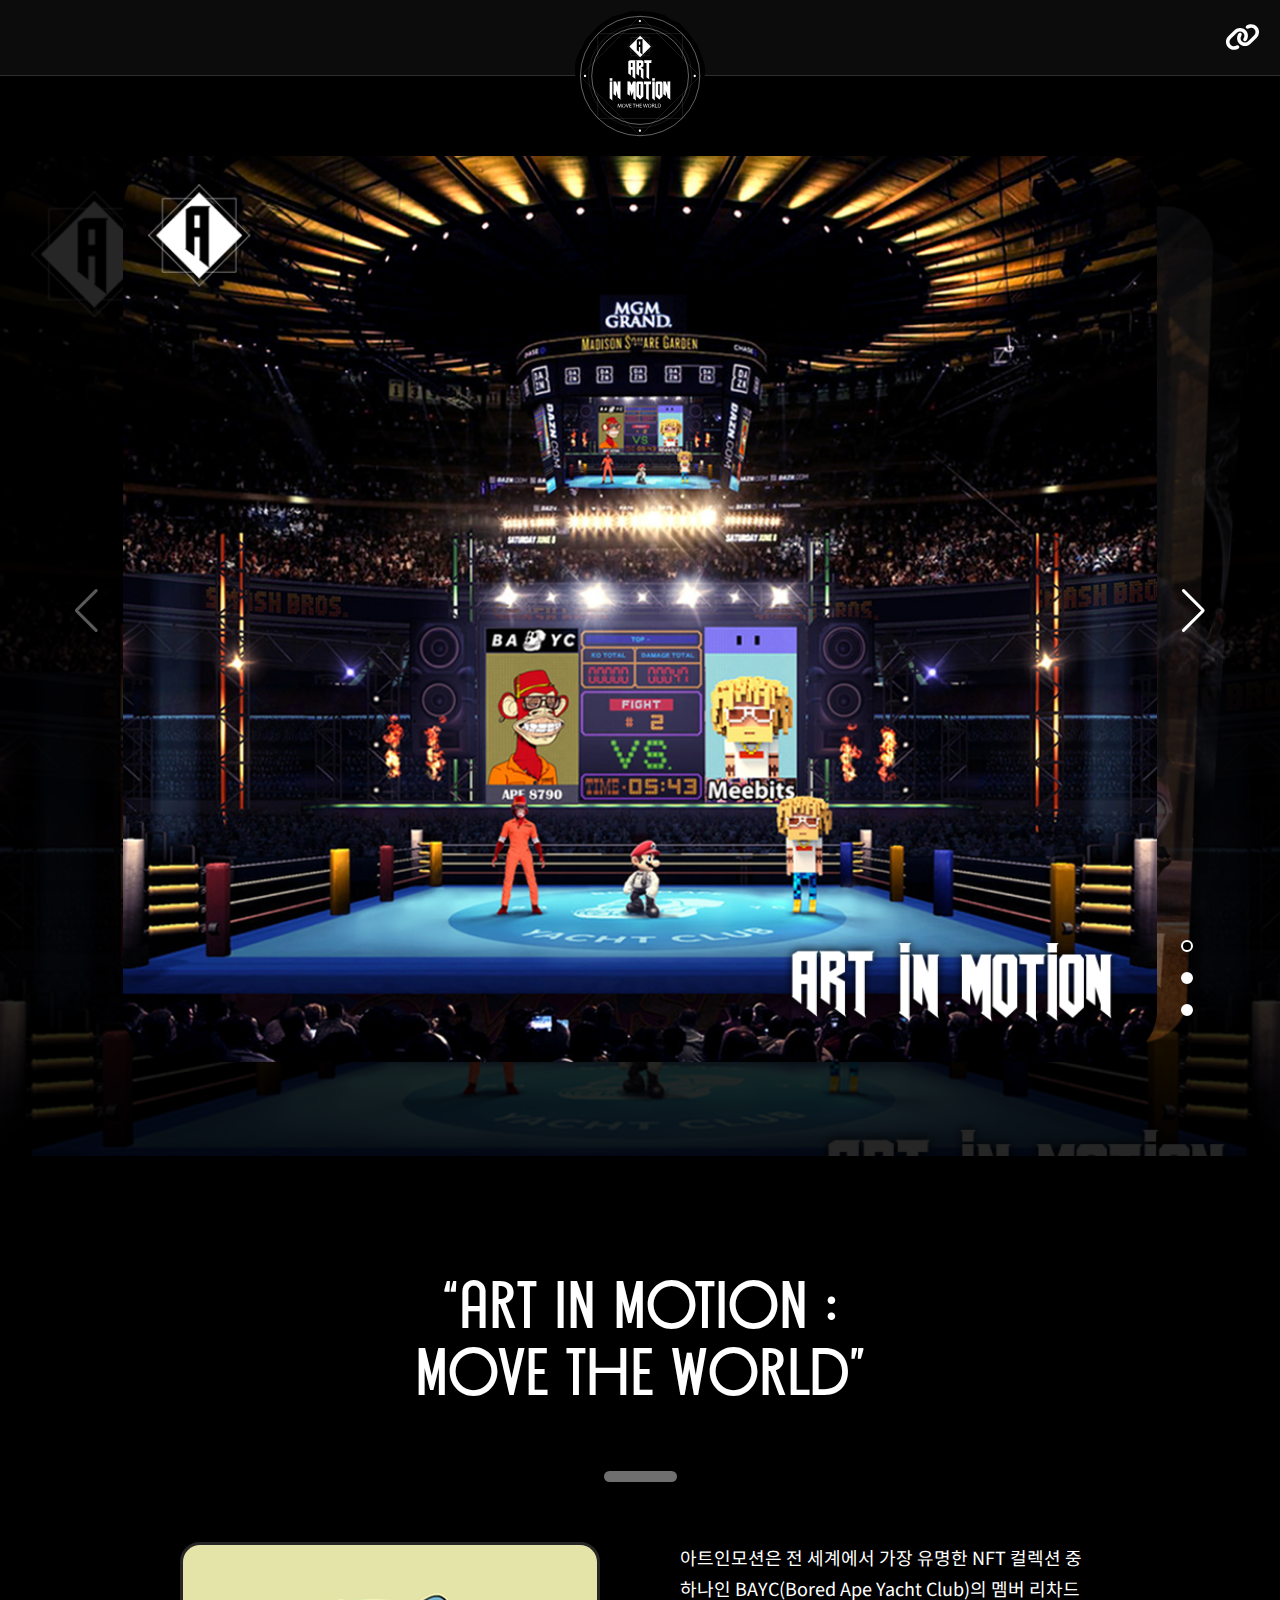
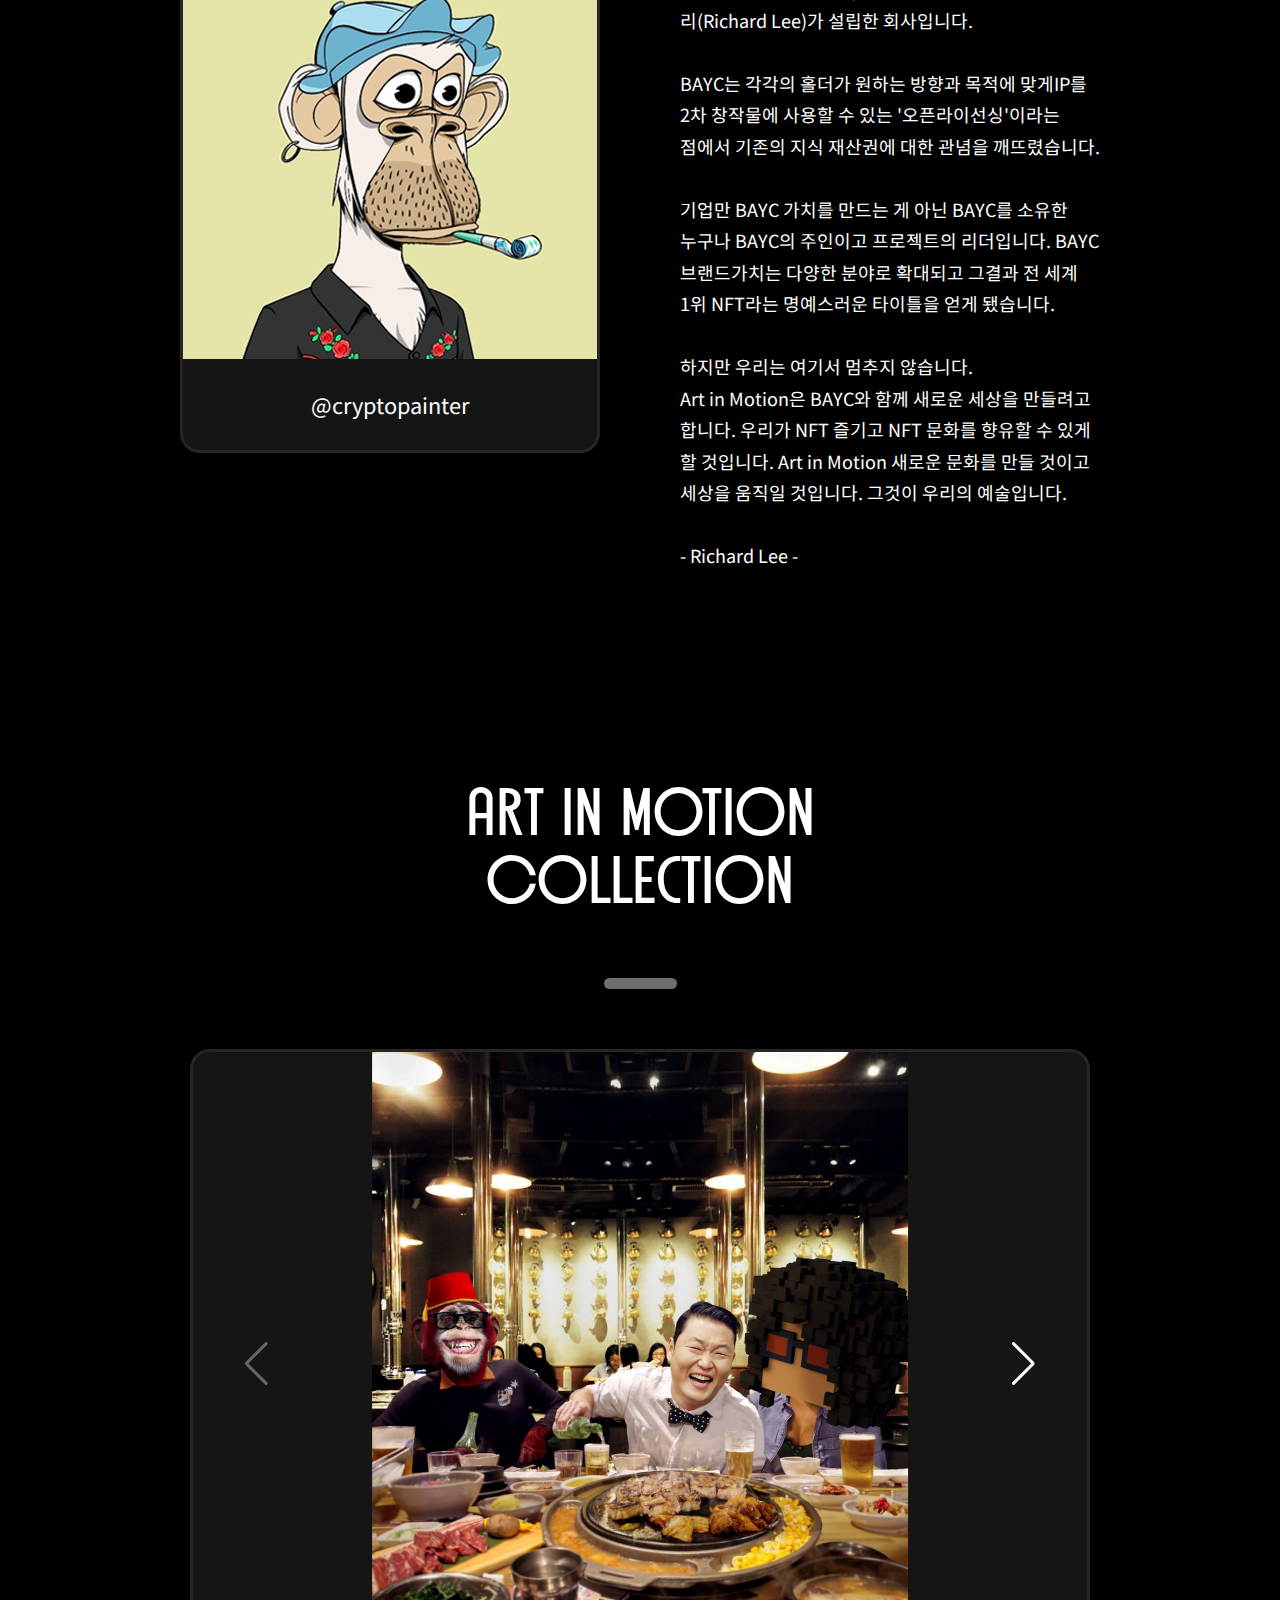
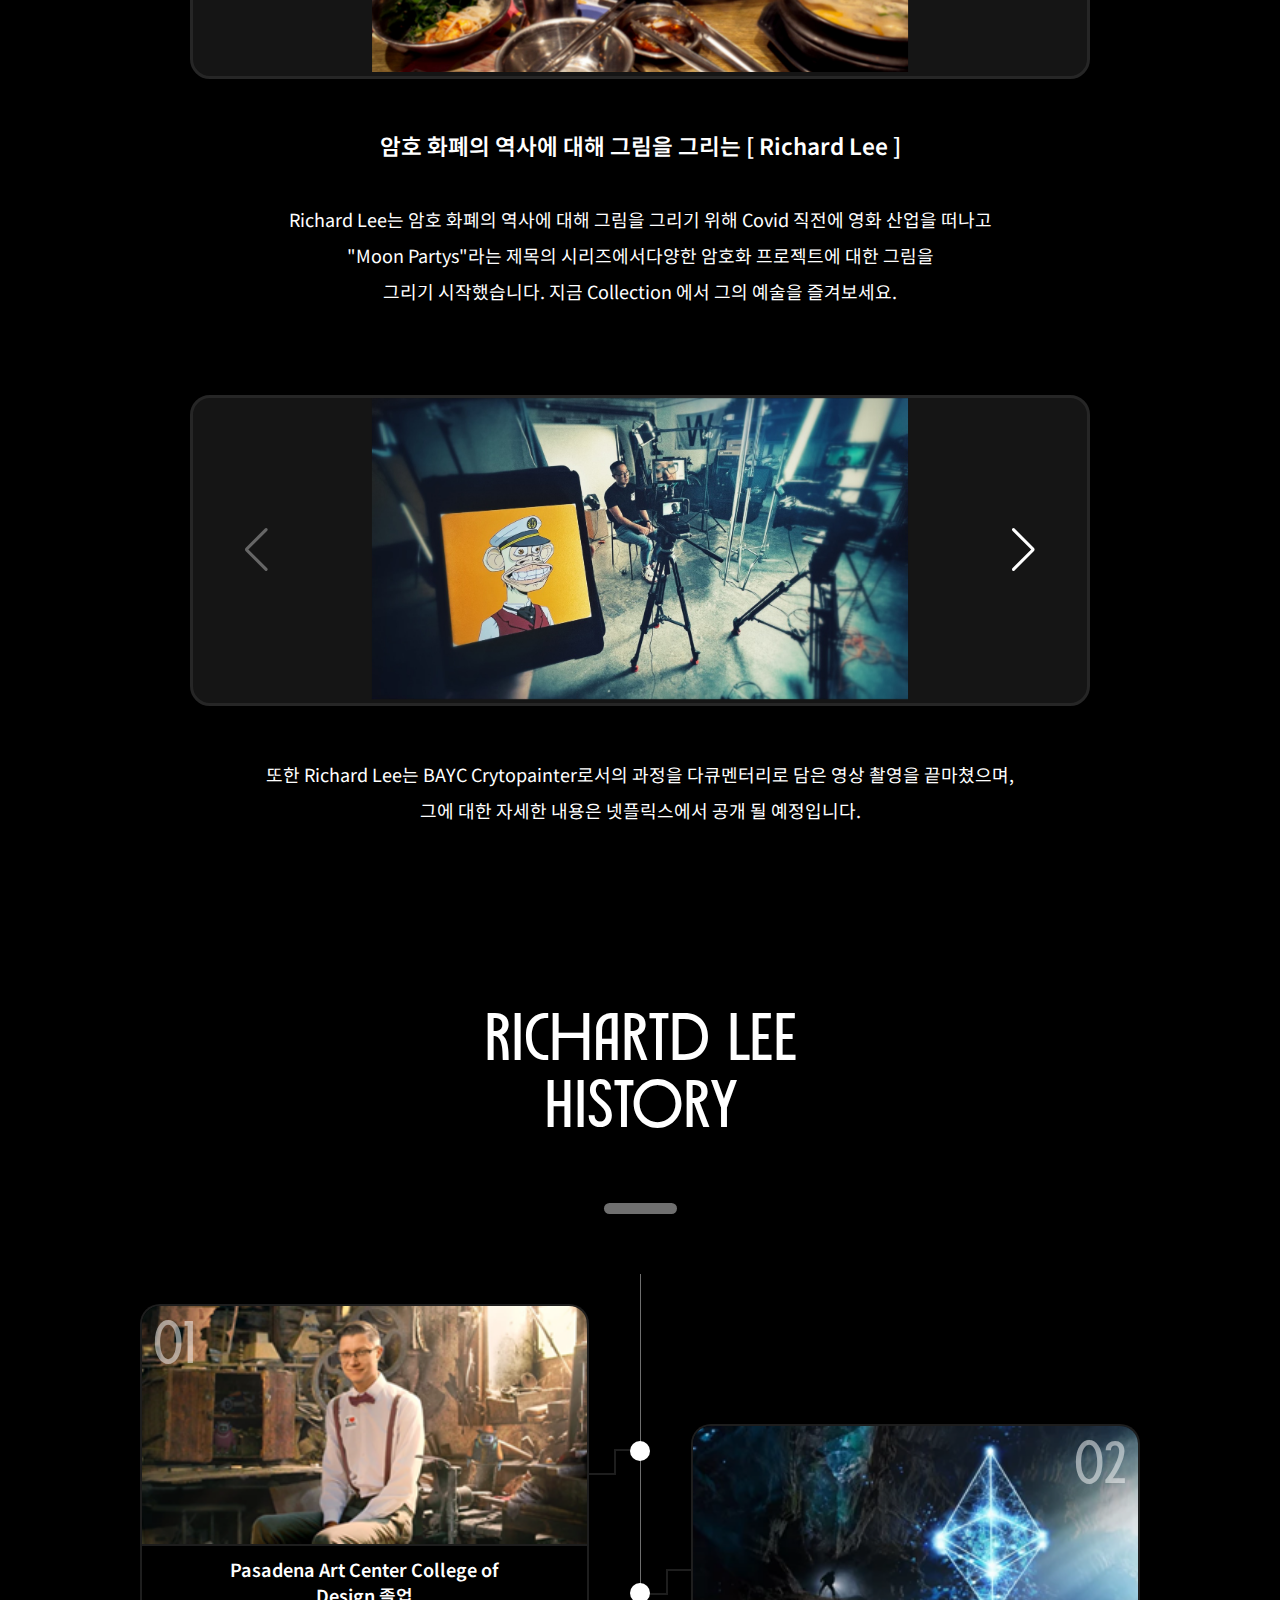
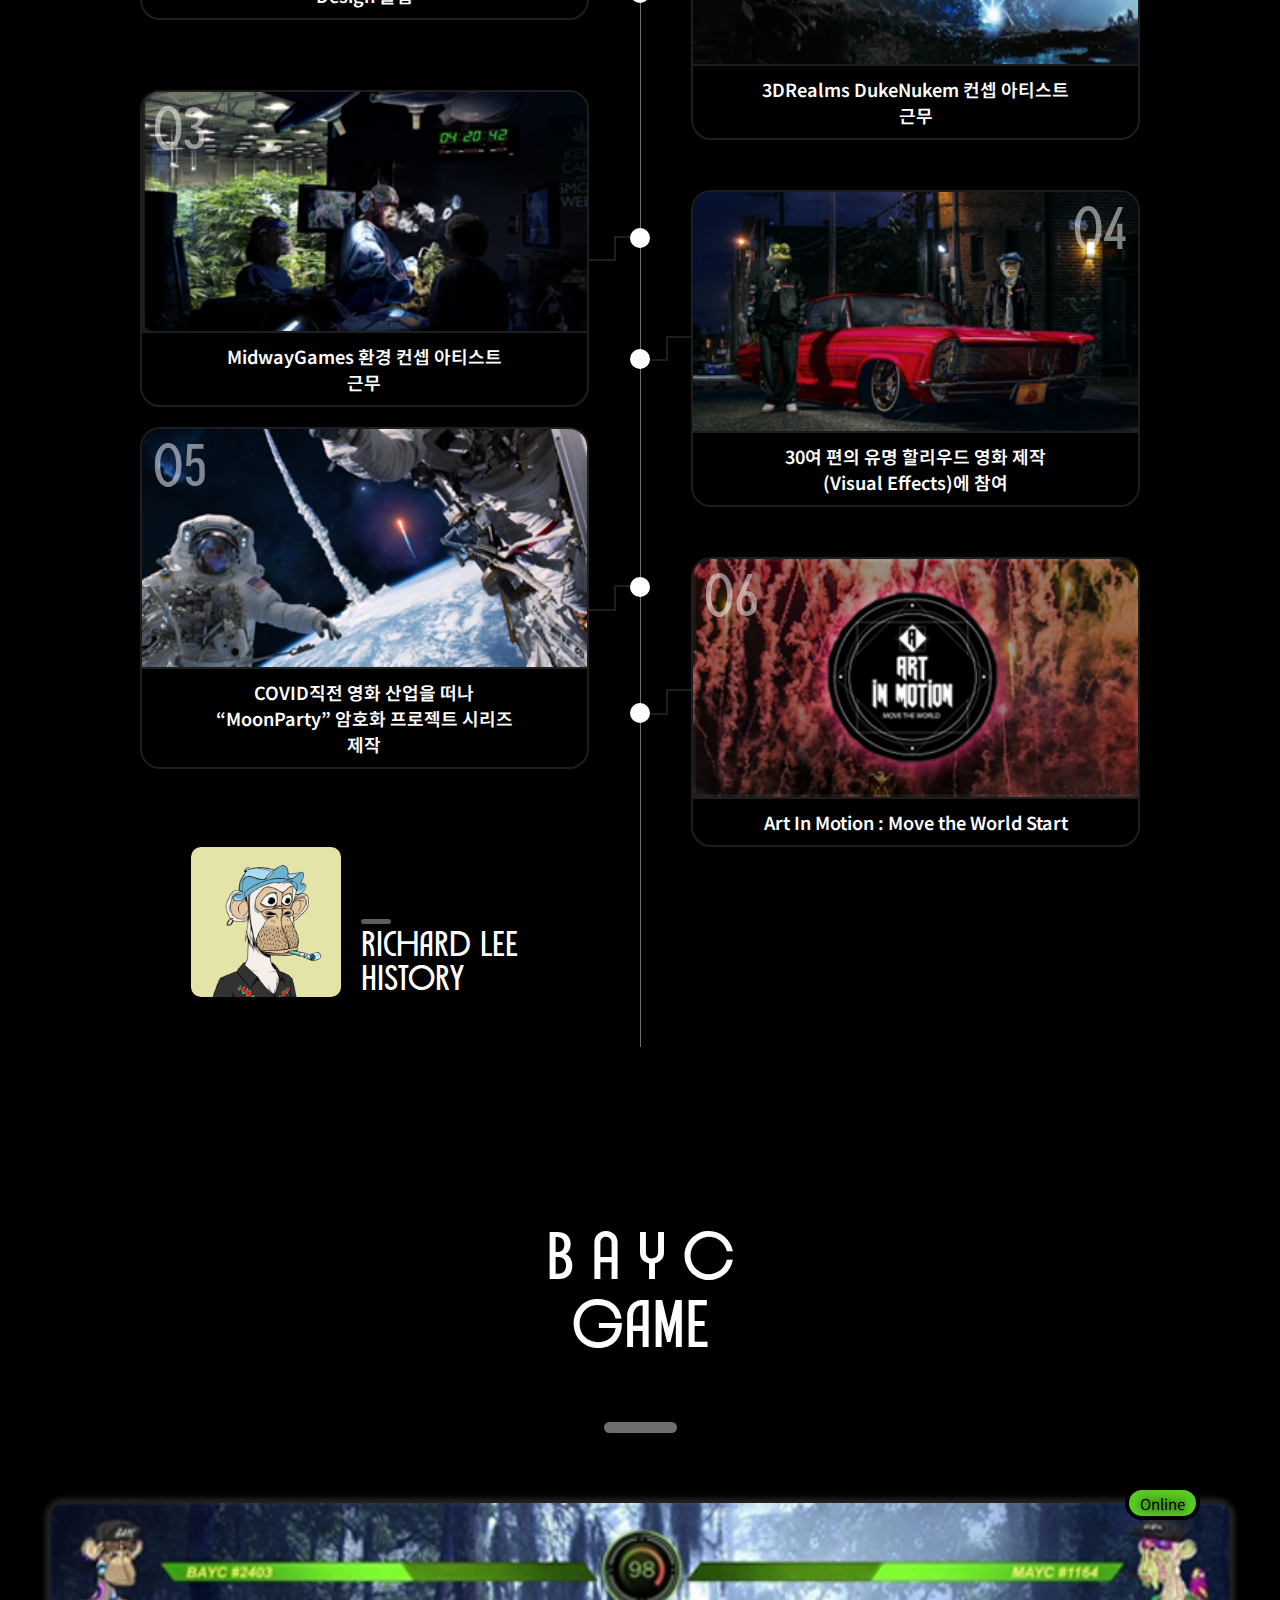
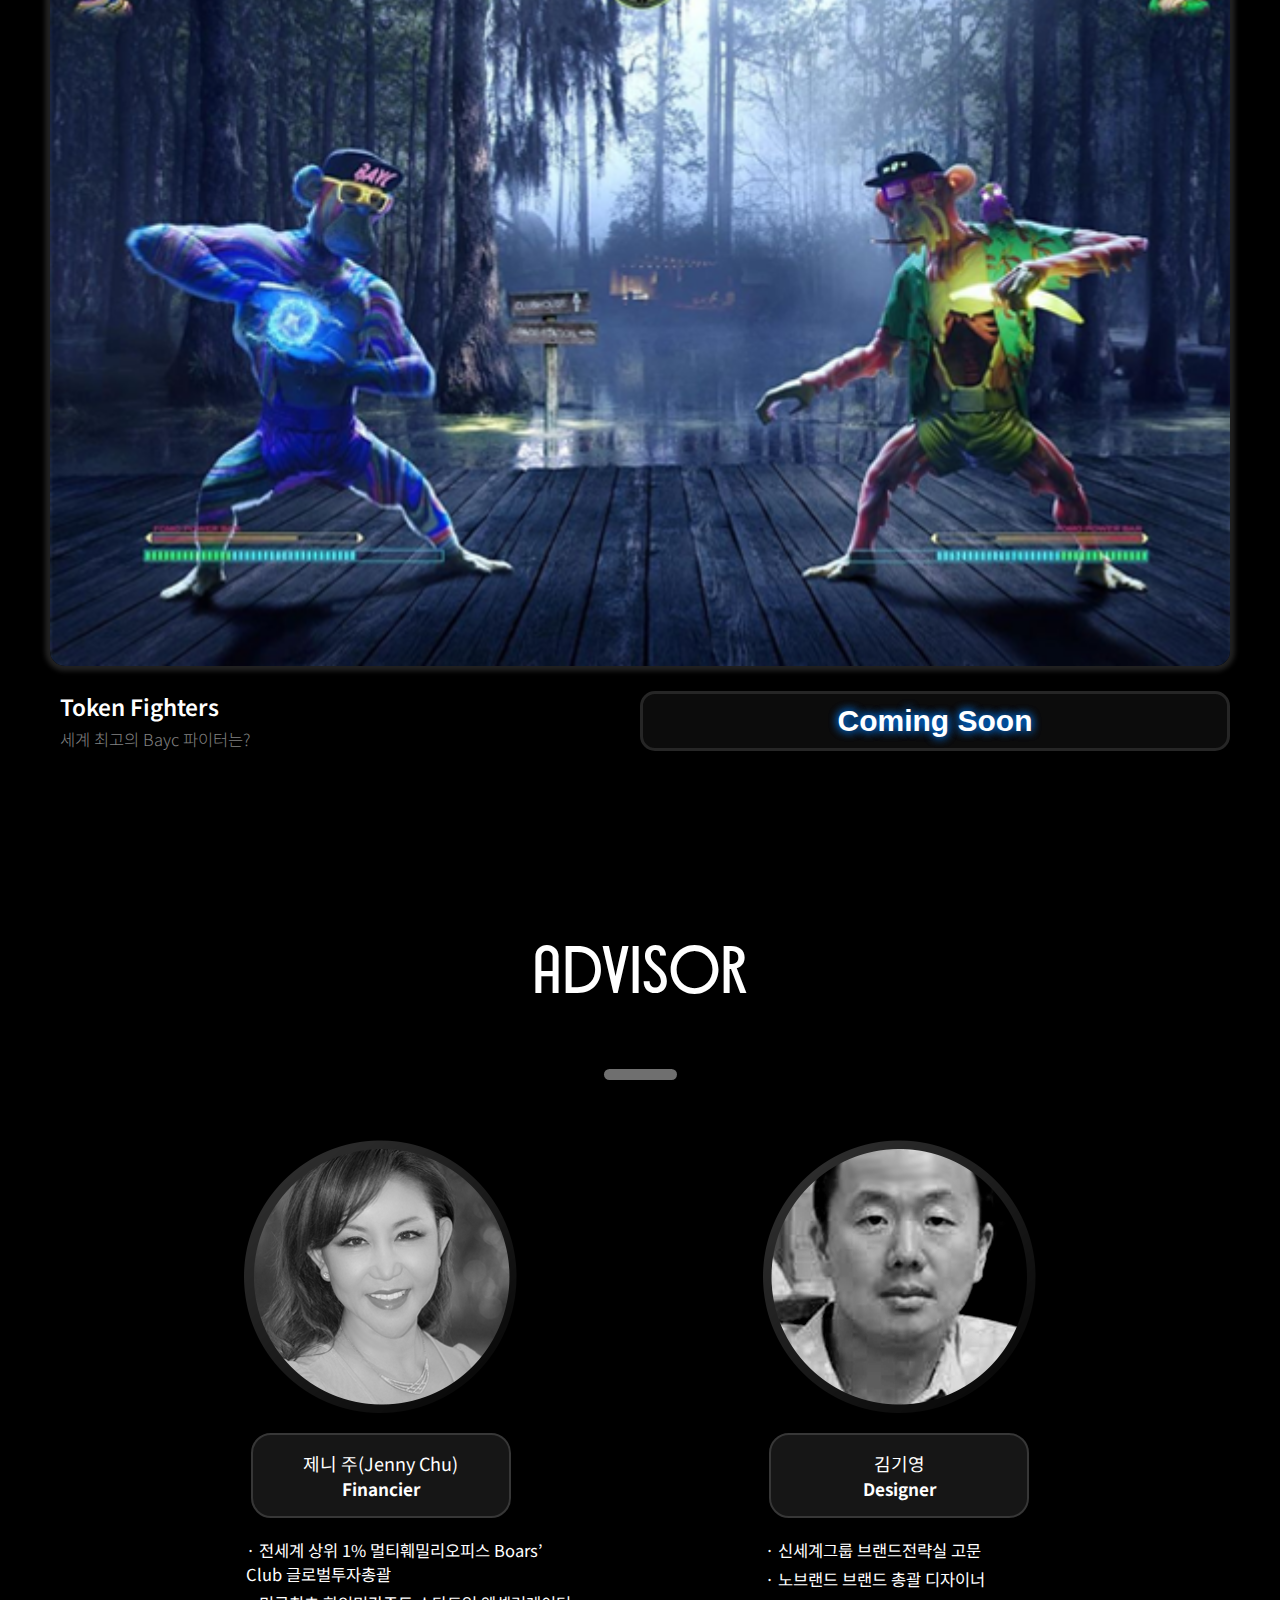
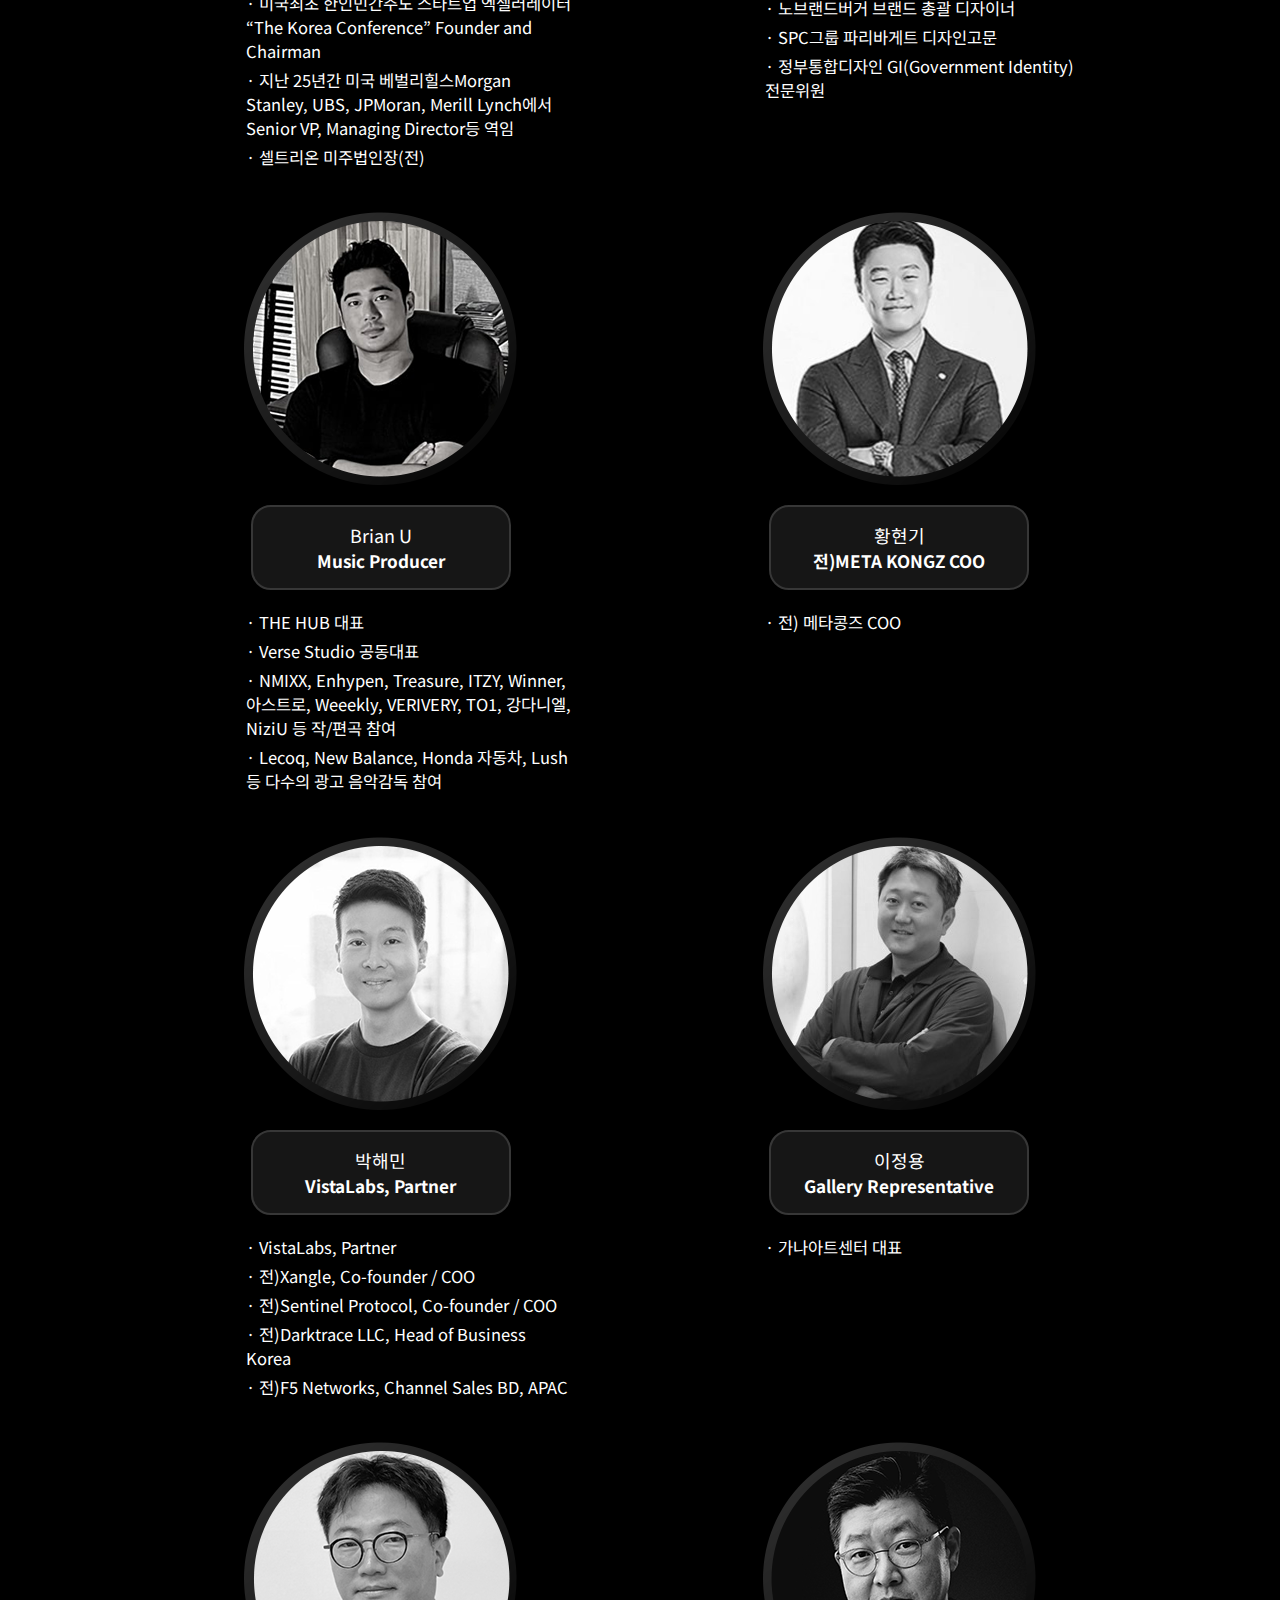
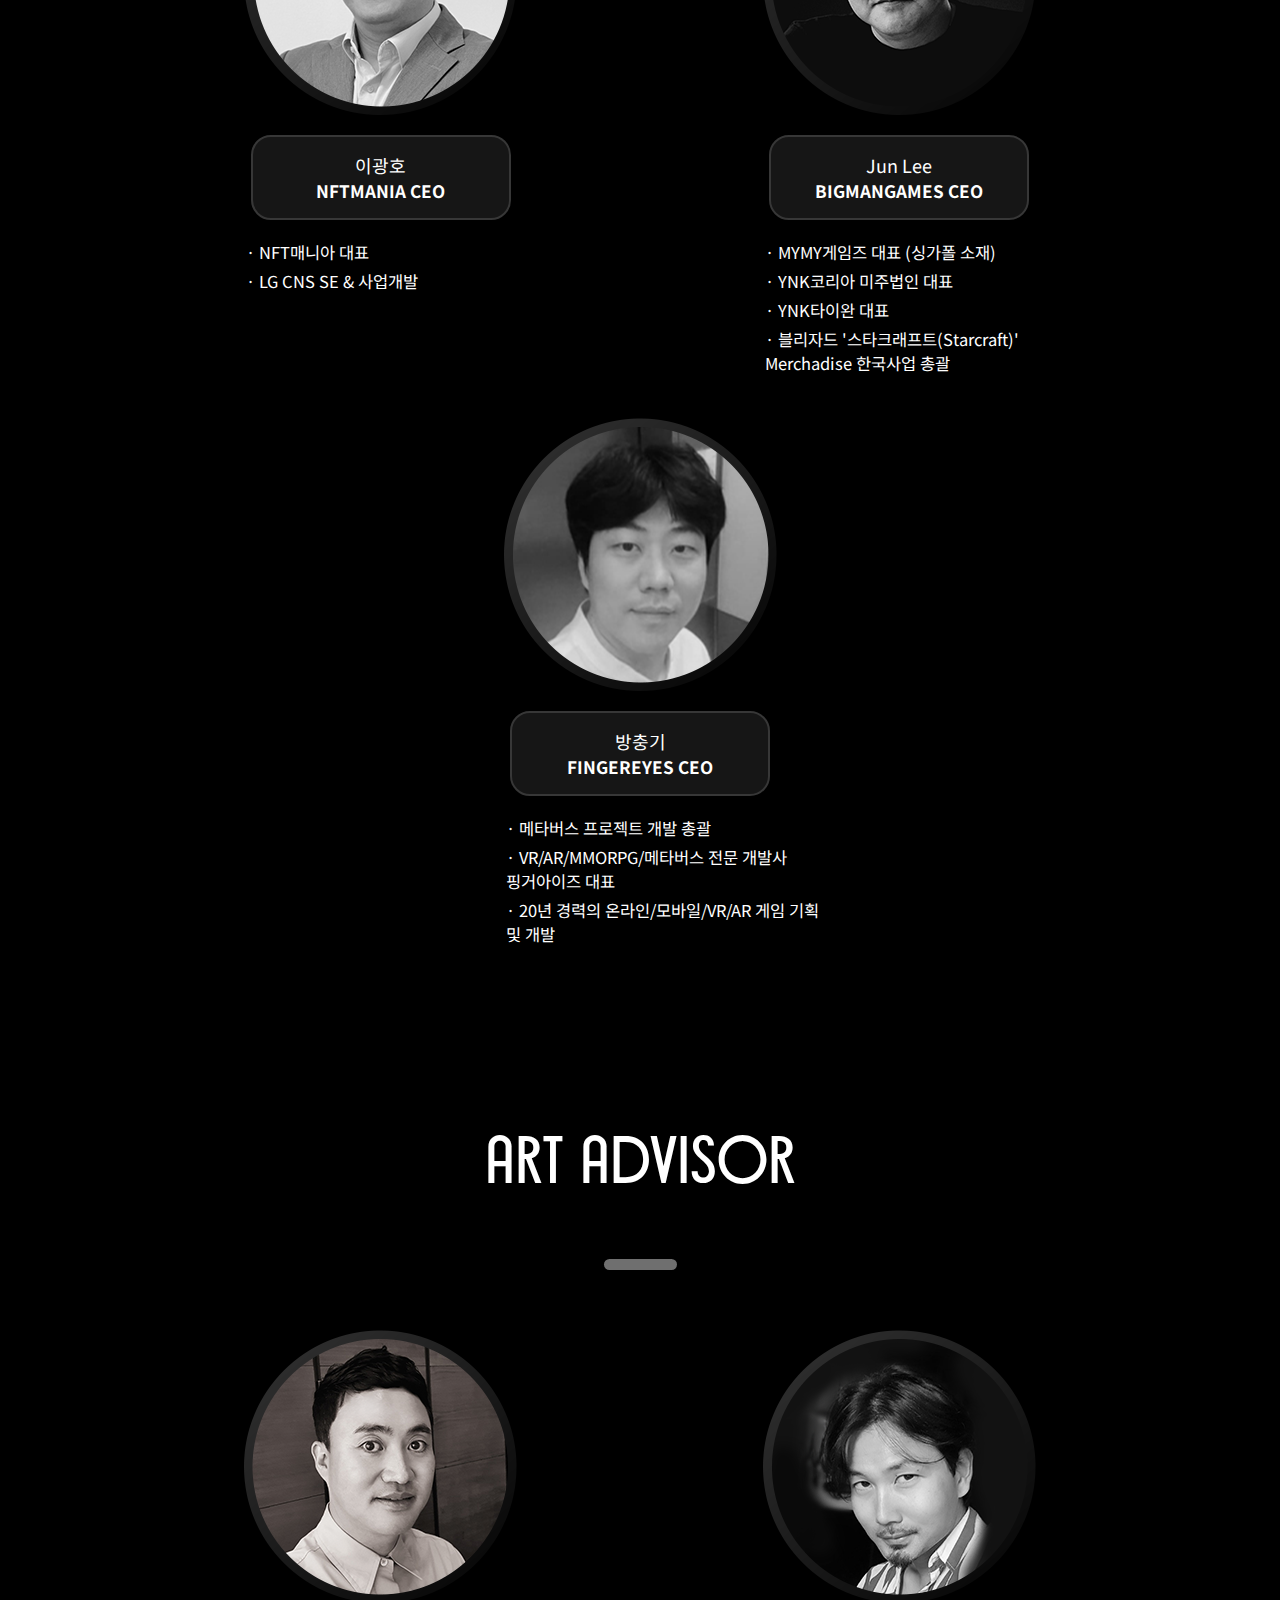
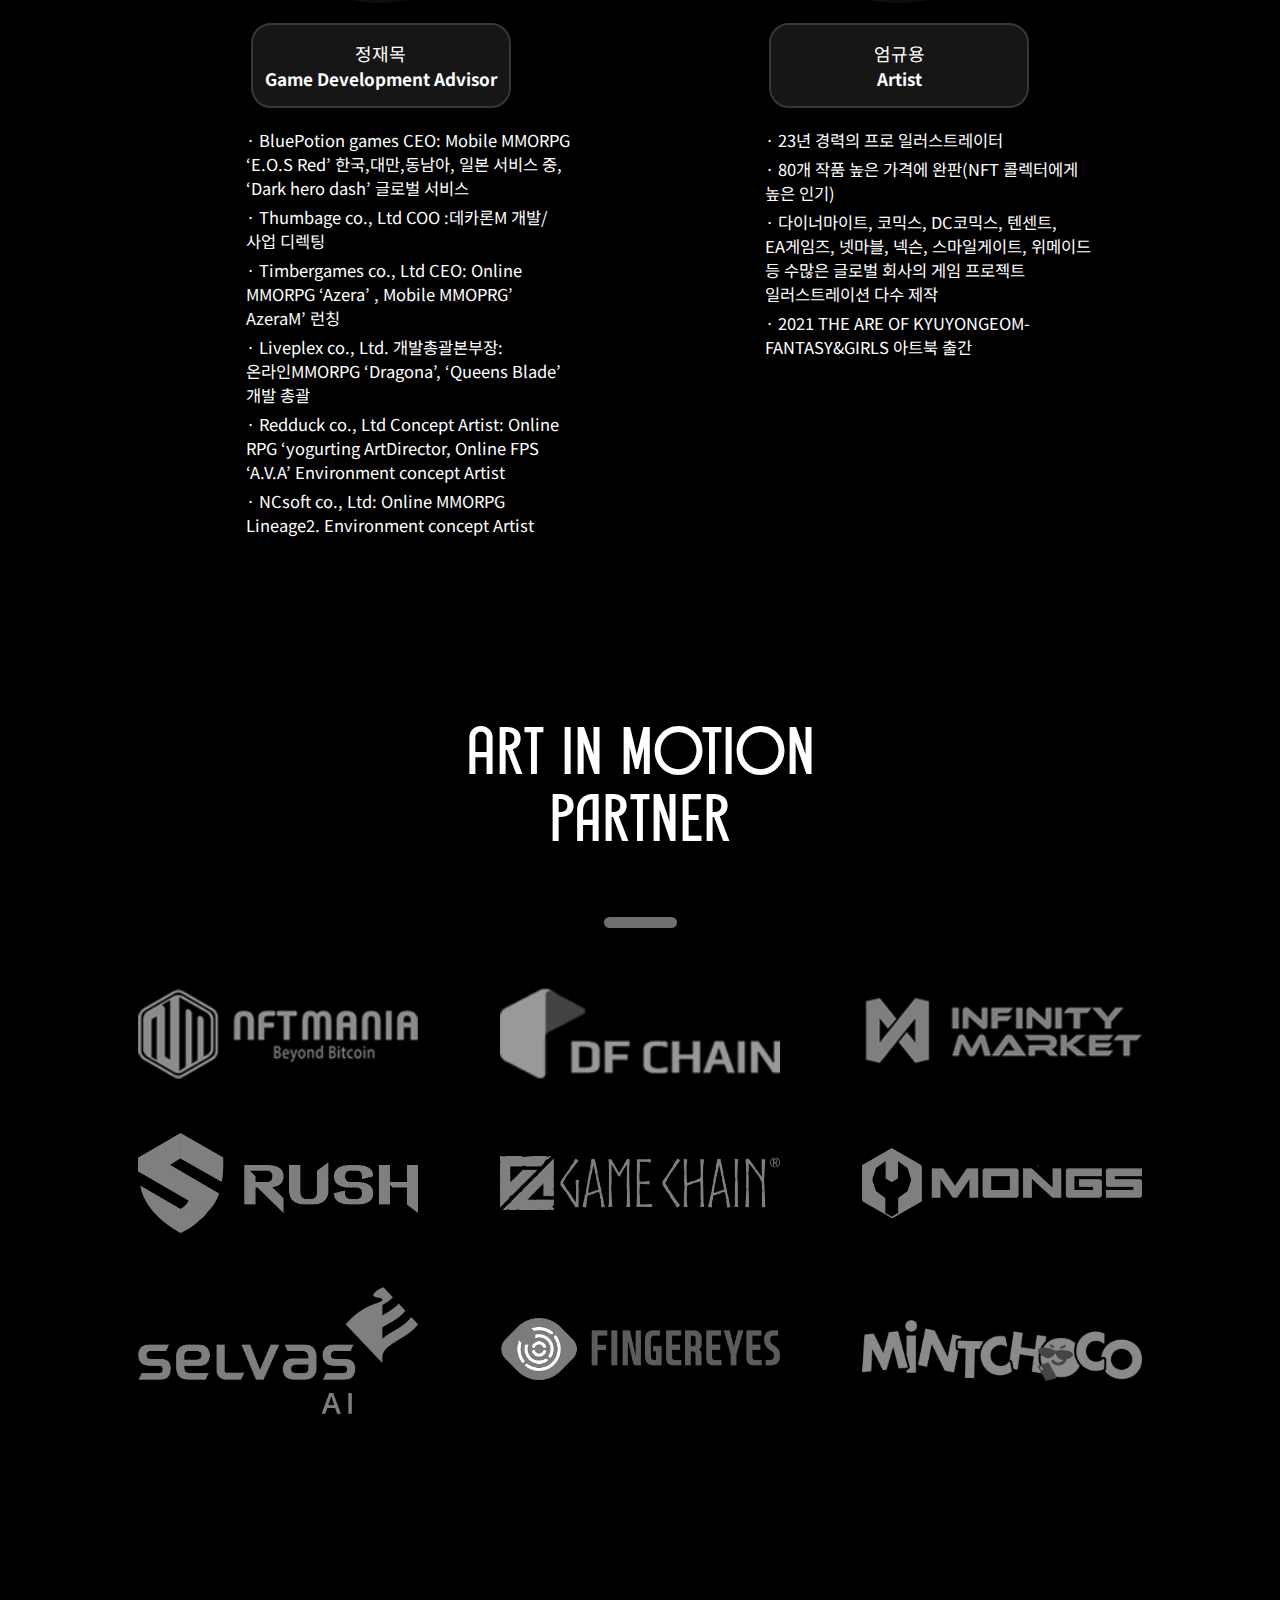
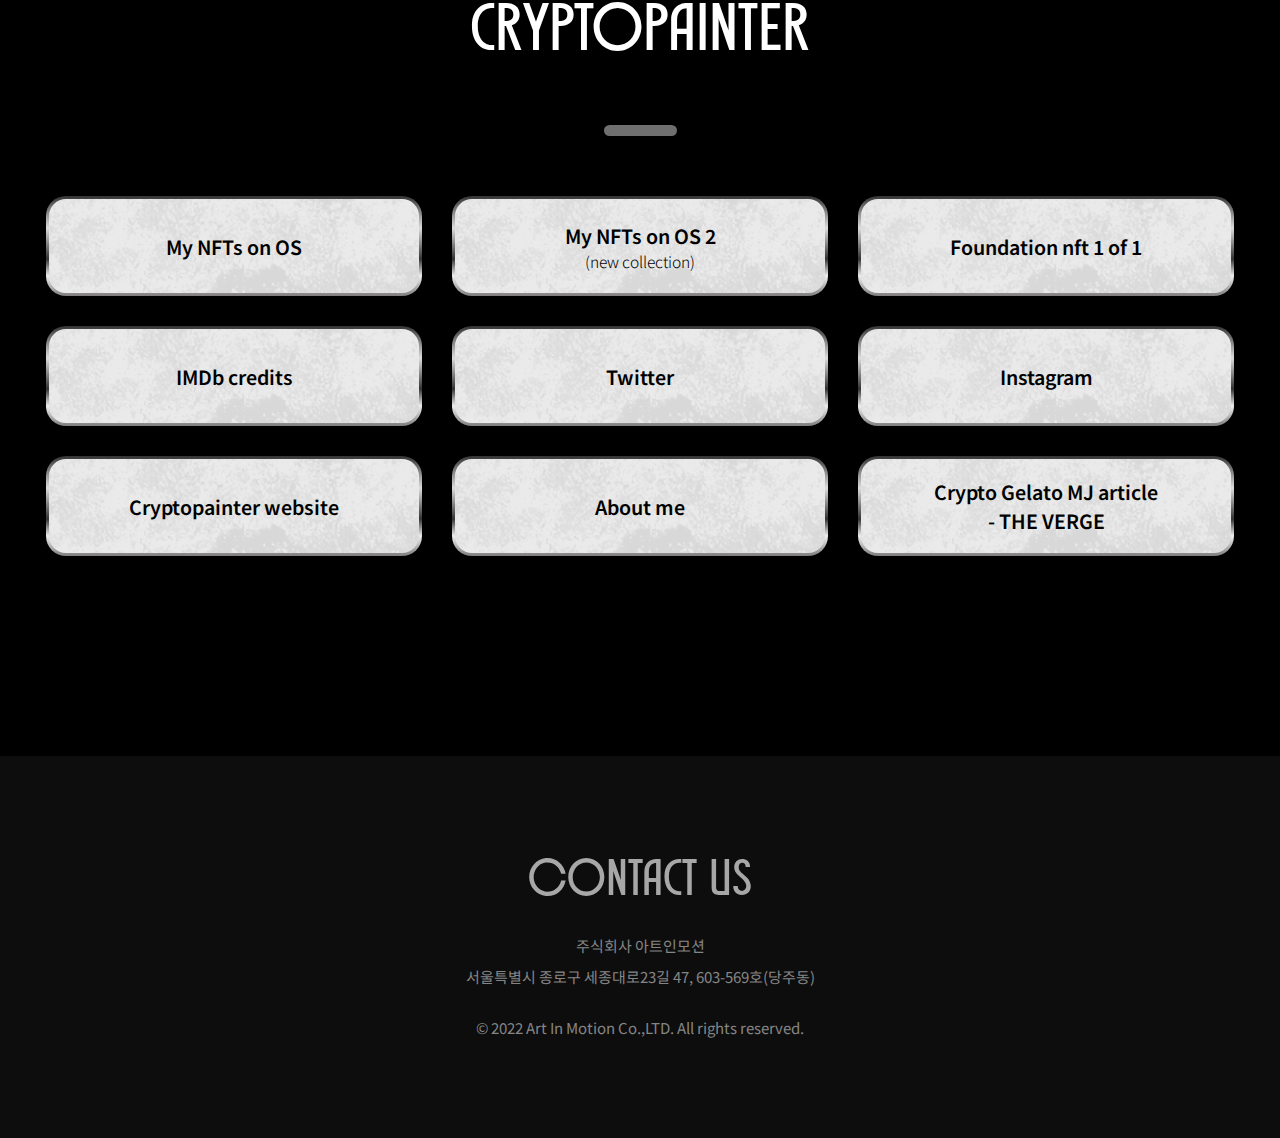
<file: index.html>
<!DOCTYPE html>
<html lang="en">
<head>
    <meta charset="UTF-8">
    <meta http-equiv="X-UA-Compatible" content="IE=edge">
    <meta name="viewport" content="width=device-width, initial-scale=1.0">
    <title>Art in Motion</title>
    <link rel="stylesheet" href="css/style.css">
    <link rel="stylesheet" href="https://unpkg.com/swiper/swiper-bundle.min.css"/>
    <link rel="icon" href="img/favicon.svg" sizes="any">
    <link rel="icon" type="image/svg+xml" href="img/favicon.svg">
</head>
<body>
    <header class="header">
        <div class="container">
            <h2>
                <a href="#"><img class="header__logo" src="img/aim-logo.svg" alt="Art in Motion Logo"></a>
            </h2>
            <!--
            <nav class="nav">
                <span class="header__mobile__menu__close"></span>
                <article class="nav__menu">
                    <a href="">ABOUT</a>
                    <a href="">COLLECTION</a>
                    <a href="">BAYC</a>
                    <a href="">WEARABLE</a>
                </article>

                <article class="nav__menu">
                    <a href="">GAMES</a>
                    <a href="">ANIMATIONS</a>
                    <a href="">CONTACTS</a>

                    <div class="nav__external">
                        <a href="" target="_blank" class="nav__link nav__link--instagram"></a>
                        <a href="" target="_blank" class="nav__link nav__link--twitter"></a>
                        <a href="" target="_blank" class="nav__link nav__link--wallet"></a>
                    </div>
                </article>
            </nav>
            <span class="header__mobile__menu" href="#"></span>      
            -->
            <div class="header__chainLinks">
                <div>
                    <a class="header__link header__link--contract" href="https://dev.nftmania.io/artinmotion_contract" target="_blank">Contract</a>
                </div>
            </div>
        </div>
    </header>

    <main class="main">
        <div class="mainSlider__background"></div>
        <div class="container">

            <div class="swiper mainSlider">
                <div class="swiper-wrapper">
                    <div class="swiper-slide"><img src="img/main-visual-sample1.png" alt=""></div>
                    <div class="swiper-slide"><img src="img/main-visual-sample2.png" alt=""></div>
                    <div class="swiper-slide"><img src="img/main-visual-sample3.png" alt=""></div>
                </div>

                <div class="swiper-pagination"></div>
                <div class="swiper-button-next mainSlider-next"></div>
                <div class="swiper-button-prev mainSlider-prev"></div>
            </div>

            <section class="AIM__section">
                <h2 class="AIM__title">
                    “Art in Motion :<br>move the world”
                </h2>

                <div class="about-AIM__description">
                    <div class="about-AIM__v">
                        <div class="about-AIM__nft">
                            <img class="about-AIM__nft__img" src="img/bayc-nft-sample.png" alt="">
                            <span class="about-AIM__nft__name">@cryptopainter</span>
                        </div>
                    </div>
                    <div class="about-AIM__t">
                        아트인모션은 전 세계에서 가장 유명한 NFT 컬렉션 중 하나인 BAYC(Bored Ape Yacht Club)의 멤버 리차드 리(Richard Lee)가 설립한 회사입니다.<br><br>
                        BAYC는 각각의 홀더가 원하는 방향과 목적에 맞게IP를 2차 창작물에 사용할 수 있는 '오픈라이선싱'이라는 점에서 기존의 지식 재산권에 대한 관념을 깨뜨렸습니다.<br><br>
                        기업만 BAYC 가치를 만드는 게 아닌 BAYC를 소유한 누구나 BAYC의 주인이고 프로젝트의 리더입니다. BAYC 브랜드가치는 다양한 분야로 확대되고 그결과 전 세계 1위 NFT라는 명예스러운 타이틀을 얻게 됐습니다.<br><br>
                        하지만 우리는 여기서 멈추지 않습니다.<br>
                        Art in Motion은 BAYC와 함께 새로운 세상을 만들려고 합니다. 우리가 NFT 즐기고 NFT 문화를 향유할 수 있게 할 것입니다. Art in Motion 새로운 문화를 만들 것이고 세상을 움직일 것입니다. 그것이 우리의 예술입니다.<br><br>
                        
                        - Richard Lee -<br><br>
                    </div>
                </div>
            </section>

            <section class="AIM__section">
                <h2 class="AIM__title">
                    Art in Motion<br>Collection
                </h2>
                
                <div class="swiper AIM__collection">
                    <div class="swiper-wrapper">
                        <div class="swiper-slide"><img src="img/portfolio/c018ad_d195e408992a401ebbd8c7c8769dccdf_mv2.jpg" alt=""></div>
                        <div class="swiper-slide"><img src="img/portfolio/c018ad_21c24f36342a4c65b969f3e65c67432d_mv2.jpg" alt=""></div>
                        <div class="swiper-slide"><img src="img/portfolio/c018ad_8061916b556345eea640a9a6879fcb5b_mv2.jpg" alt=""></div>
                        <div class="swiper-slide"><img src="img/portfolio/c018ad_812196d55dac4425a779c0affe14730c_mv2.jpg" alt=""></div>
                        <div class="swiper-slide"><img src="img/portfolio/c018ad_0d9a7a5c078549e0b9b000a59bbb5ef9_mv2.jpg" alt=""></div>
                        <div class="swiper-slide"><img src="img/portfolio/c018ad_2d8b3d899dfa4b008416a7c7df637fda_mv2.jpg" alt=""></div>
                        <div class="swiper-slide"><img src="img/portfolio/c018ad_1fef65ad8df4433c9bda9854add933b0_mv2.jpg" alt=""></div>
                        <div class="swiper-slide"><img src="img/portfolio/c018ad_2a86054ccf1146fd837d53fd4b54939a_mv2.jpg" alt=""></div>
                        <div class="swiper-slide"><img src="img/portfolio/c018ad_dfe1a2c4d5e8491b987c840ac17dac84_mv2.jpg" alt=""></div>
                        <div class="swiper-slide"><img src="img/portfolio/c018ad_226784ecaf3046fc8c58c3b3dc32cd3b_mv2.jpg" alt=""></div>
                    </div>
                    <div class="swiper-button-next AIM__collection-next"></div>
                    <div class="swiper-button-prev AIM__collection-prev"></div>
                </div>
                <p class="AIM__collection__h">암호 화폐의 역사에 대해 그림을 그리는 [ Richard Lee ]</p>
                <p class="AIM__collection__t">Richard Lee는 암호 화폐의 역사에 대해 그림을 그리기 위해 Covid 직전에 영화 산업을 떠나고<br>
                    "Moon Partys"라는 제목의 시리즈에서다양한 암호화 프로젝트에 대한 그림을<br>
                    그리기 시작했습니다. 지금 Collection 에서 그의 예술을 즐겨보세요.<br><br>                        
                </p>

                <div class="swiper AIM__collection2">
                    <div class="swiper-wrapper">
                        <div class="swiper-slide"><img src="img/RL4.jpg" alt=""></div>
                        <div class="swiper-slide"><img src="img/RL2.jpg" alt=""></div>
                        <div class="swiper-slide"><img src="img/RL1.jpg" alt=""></div>
                        <div class="swiper-slide"><img src="img/RL3.jpg" alt=""></div>
                    </div>
                    <div class="swiper-button-next AIM__collection-next2"></div>
                    <div class="swiper-button-prev AIM__collection-prev2"></div>
                </div>

                <p class="AIM__collection__t">                    
                    또한 Richard Lee는 BAYC Crytopainter로서의 과정을 다큐멘터리로 담은 영상 촬영을 끝마쳤으며,<br>그에 대한 자세한 내용은 넷플릭스에서 공개 될 예정입니다.
                </p>
            </section>

            <section class="AIM__section">
                <h2 class="AIM__title">
                    Richartd Lee<br>History
                </h2>
                
                <div class="AIM__history">

                    <div class="AIM__history__item">
                        <div class="AIM__history__contents">
                            <div class="AIM__history__picture">
                                <span class="AIM__history__number left">01</span>
                                <img src="img/history-1.png" alt="">
                            </div>
                            <div class="AIM__history__text">  
                                Pasadena Art Center College of Design 졸업
                            </div>
                        </div>
                        <div class="AIM__history__border bottom"></div>
                        <div class="AIM__history__border left top rightTopDot"></div>
                    </div>

                    <div class="AIM__history__item">
                        <div class="AIM__history__border bottom leftBottomDot"></div>
                        <div class="AIM__history__border left top"></div>
                        <div class="AIM__history__contents">
                            <div class="AIM__history__picture">
                                <span class="AIM__history__number right">02</span>
                                <img src="img/history-2.png" alt="">
                            </div>
                            <div class="AIM__history__text">  
                                3DRealms DukeNukem 컨셉 아티스트 근무
                            </div>
                        </div>                        
                    </div>

                    <div class="AIM__history__item">                        
                        <div class="AIM__history__contents">
                            <div class="AIM__history__picture">
                                <span class="AIM__history__number left">03</span>
                                <img src="img/history-3.png" alt="">
                            </div>
                            <div class="AIM__history__text">  
                                MidwayGames 환경 컨셉 아티스트 근무
                            </div>
                        </div>
                        <div class="AIM__history__border bottom "></div>
                        <div class="AIM__history__border left top rightTopDot"></div>
                    </div>

                    <div class="AIM__history__item">
                        <div class="AIM__history__border bottom leftBottomDot"></div>
                        <div class="AIM__history__border left top "></div>                
                        <div class="AIM__history__contents">
                            <div class="AIM__history__picture">
                                <span class="AIM__history__number right">04</span>
                                <img src="img/history-4.png" alt="">
                            </div>
                            <div class="AIM__history__text">  
                                30여 편의 유명 할리우드 영화 제작(Visual Effects)에 참여
                            </div>
                        </div>
                    </div>

                    <div class="AIM__history__item">                        
                        <div class="AIM__history__contents">
                            <div class="AIM__history__picture">
                                <span class="AIM__history__number left">05</span>
                                <img src="img/history-5.png" alt="">
                            </div>
                            <div class="AIM__history__text">  
                                COVID직전 영화 산업을 떠나 “MoonParty” 암호화 프로젝트 시리즈 제작
                            </div>
                        </div>
                        <div class="AIM__history__border bottom "></div>
                        <div class="AIM__history__border left top rightTopDot"></div>
                    </div>

                    <!--<div class="AIM__history__item">
                        <div class="AIM__history__border bottom leftBottomDot"></div>
                        <div class="AIM__history__border left top "></div>                
                        <div class="AIM__history__contents">
                            <div class="AIM__history__picture">
                                <span class="AIM__history__number right">06</span>
                                <img src="img/history-6.png" alt="">
                            </div>
                            <div class="AIM__history__text">  
                                유가랩스(YugaLaps) 아트 디렉터
                            </div>
                        </div>
                    </div>-->

                    <div class="AIM__history__item">
                        <div class="AIM__history__border bottom leftBottomDot"></div>
                        <div class="AIM__history__border left top "></div>                      
                        <div class="AIM__history__contents">
                            <div class="AIM__history__picture">
                                <span class="AIM__history__number left">06</span>
                                <img src="img/history-7.png" alt="">
                            </div>
                            <div class="AIM__history__text">  
                                Art In Motion : Move the World Start
                            </div>
                        </div>
                    </div>

                    <div class="AIM__history__item AIM__history__item--RichardLee">
                        <div>
                            <img src="img/bayc-nft-sample.png" alt="">
                            <span>
                                Richard Lee<br>History
                            </span>
                        </div>
                    </div>

                </div>
            </section>
        </div>

        <!--
        <section class="AIM__section">
            <div class="AIM__title">
                Art In Motion's<br>
                <img src="img/bayc-logo.png" alt="">
            </div>
            
            <div class="swiper-container marquee marquee--top">
                <div class="swiper-wrapper">
                    <div class="swiper-slide"><img src="img/tokens/248.png" alt=""><span>#248</span></div>
                    <div class="swiper-slide"><img src="img/tokens/504.png" alt=""><span>#504</span></div>
                    <div class="swiper-slide"><img src="img/tokens/555.png" alt=""><span>#555</span></div>
                    <div class="swiper-slide"><img src="img/tokens/768.png" alt=""><span>#768</span></div>
                    <div class="swiper-slide"><img src="img/tokens/1090.png" alt=""><span>#1090</span></div>
                    <div class="swiper-slide"><img src="img/tokens/1164.png" alt=""><span>#1164</span></div>
                    <div class="swiper-slide"><img src="img/tokens/1494.png" alt=""><span>#1494</span></div>
                    <div class="swiper-slide"><img src="img/tokens/2880.png" alt=""><span>#2880</span></div>
                    <div class="swiper-slide"><img src="img/tokens/3210.png" alt=""><span>#3210</span></div>
                    <div class="swiper-slide"><img src="img/tokens/3284.png" alt=""><span>#3284</span></div>
                    <div class="swiper-slide"><img src="img/tokens/3857.png" alt=""><span>#3857</span></div>
                    <div class="swiper-slide"><img src="img/tokens/4456.png" alt=""><span>#4456</span></div>
                    <div class="swiper-slide"><img src="img/tokens/4458.png" alt=""><span>#4458</span></div>
                    <div class="swiper-slide"><img src="img/tokens/4567.png" alt=""><span>#4567</span></div>
                    <div class="swiper-slide"><img src="img/tokens/5521.png" alt=""><span>#5521</span></div>
                </div>
            </div>

            <div class="swiper-container marquee marquee--bottom">
                <div class="swiper-wrapper">
                    <div class="swiper-slide"><img src="img/tokens/5636.png" alt=""><span>#5636</span></div>
                    <div class="swiper-slide"><img src="img/tokens/5684.png" alt=""><span>#5684</span></div>
                    <div class="swiper-slide"><img src="img/tokens/5922.png" alt=""><span>#5922</span></div>
                    <div class="swiper-slide"><img src="img/tokens/5929.png" alt=""><span>#5929</span></div>
                    <div class="swiper-slide"><img src="img/tokens/5932.png" alt=""><span>#5932</span></div>
                    <div class="swiper-slide"><img src="img/tokens/5962.png" alt=""><span>#5962</span></div>
                    <div class="swiper-slide"><img src="img/tokens/6953.png" alt=""><span>#6953</span></div>
                    <div class="swiper-slide"><img src="img/tokens/7317.png" alt=""><span>#7317</span></div>
                    <div class="swiper-slide"><img src="img/tokens/8036.png" alt=""><span>#8036</span></div>
                    <div class="swiper-slide"><img src="img/tokens/8334.png" alt=""><span>#8334</span></div>
                    <div class="swiper-slide"><img src="img/tokens/9457.png" alt=""><span>#9457</span></div>
                    <div class="swiper-slide"><img src="img/tokens/9647.png" alt=""><span>#9647</span></div>
                    <div class="swiper-slide"><img src="img/tokens/MAYC10496.png" alt=""><span>#10496</span></div>
                    <div class="swiper-slide"><img src="img/tokens/MAYC11315.png" alt=""><span>#11315</span></div>
                    <div class="swiper-slide"><img src="img/tokens/MAYC14234.png" alt=""><span>#14234</span></div>
                </div>
            </div>

            <div class="AIM__btns">
                <a class="AIM__btn AIM__btn--opensea" href="https://opensea.io/collection/boredapeyachtclub" target="_blank">Buy on Opensea</a>
            </div>
        </section>
        -->

        <div class="container">

            <!--
            <section class="AIM__section">
                <h2 class="AIM__title">
                    B A Y C<br>BEST
                </h2>
                
                <div class="swiper-container bayc__shop">
                    <div class="swiper-wrapper">
                        <div class="swiper-slide">
                            <div>
                                <img src="img/product-sample1.png" alt="BAYC BEST 1">
                                <a class="bayc__shop__buy" href="#"></a>
                                <span class="bayc__shop__name">BAYC T-sthirt</span>
                                <span class="bayc__shop__price">Price : 0.1 ETH</span>
                            </div>
                        </div>
                        <div class="swiper-slide">
                            <div>
                                <img src="img/product-sample2.png" alt="BAYC BEST 2">
                                <a class="bayc__shop__buy" href="#"></a>
                                <span class="bayc__shop__name">BAYC Cap</span>
                                <span class="bayc__shop__price">Price : 0.1 ETH</span>
                            </div>
                        </div>
                        <div class="swiper-slide">
                            <div>
                                <img src="img/product-sample3.png" alt="BAYC BEST 3">
                                <a class="bayc__shop__buy" href="#"></a>
                                <span class="bayc__shop__name">BAYC BAYC T-sthirt(White)</span>
                                <span class="bayc__shop__price">Price : 0.1 ETH</span>
                            </div>
                        </div>
                        <div class="swiper-slide">
                            <div>
                                <img src="img/product-sample1.png" alt="BAYC BEST 1">
                                <a class="bayc__shop__buy" href="#"></a>
                                <span class="bayc__shop__name">BAYC T-sthirt</span>
                                <span class="bayc__shop__price">Price : 0.1 ETH</span>
                            </div>
                        </div>
                        <div class="swiper-slide">
                            <div>
                                <img src="img/product-sample2.png" alt="BAYC BEST 2">
                                <a class="bayc__shop__buy" href="#"></a>
                                <span class="bayc__shop__name">BAYC Cap</span>
                                <span class="bayc__shop__price">Price : 0.1 ETH</span>
                            </div>
                        </div>
                        <div class="swiper-slide">
                            <div>
                                <img src="img/product-sample3.png" alt="BAYC BEST 3">
                                <a class="bayc__shop__buy" href="#"></a>
                                <span class="bayc__shop__name">BAYC BAYC T-sthirt(White)</span>
                                <span class="bayc__shop__price">Price : 0.1 ETH</span>
                            </div>
                        </div>
                    </div>
                    <div class="bayc__shop__pagination"></div>
                </div>
            </section>
            -->

            <section class="AIM__section">
                <h2 class="AIM__title">
                    B A Y C<br>Game</span>
                </h2>
                
                <div class="AIM__games">

                    <div class="AIM__games__list">
                        <div class="AIM__games__item">
                            <div class="AIM__game__img">
                                <span class="AIM__game__status">Online</span>
                                <img src="img/bayc-game-screenshop-sample.png" alt="">
                            </div>

                            <div class="AIM__game__infos">
                                <div class="AIM__game__item__txt">
                                    <span class="AIM__game__item__title">Token Fighters</span>
                                    <span class="AIM__game__item__description">세계 최고의 Bayc 파이터는?</span>
                                </div>
                                <div class="AIM__game__item__btn">
                                    <button class="">Coming Soon</button>
                                </div>
                            </div>
                        </div>
                    </div>
                </div>                
            </section>

            <section class="AIM__section">
                <h2 class="AIM__title">
                    Advisor
                </h2>
                
                <div class="AIM__advisor">
                    <div>
                        <img src="img/advisor-1.png" alt="">
                        <div class="AIM__advisor__name">
                            <span>제니 주(Jenny Chu)</span>
                            <strong>Financier</strong>
                        </div>
                        <ul>
                            <li>· 전세계 상위 1% 멀티훼밀리오피스 Boars’ Club 글로벌투자총괄</li>
                            <li>· 미국최초 한인민간주도 스타트업 엑셀러레이터 “The Korea Conference” Founder and Chairman </li>
                            <li>· 지난 25년간 미국 베벌리힐스Morgan Stanley, UBS, JPMoran, Merill Lynch에서 Senior VP, Managing Director등 역임</li>
                            <li>· 셀트리온 미주법인장(전)</li>
                        </ul>
                    </div>

                    <div>
                        <img src="img/advisor-2.png" alt="">
                        <div class="AIM__advisor__name">
                            <span>김기영</span>
                            <strong>Designer</strong>
                        </div>
                        <ul>
                            <li>· 신세계그룹 브랜드전략실 고문</li>
                            <li>· 노브랜드 브랜드 총괄 디자이너</li>
                            <li>· 노브랜드버거 브랜드 총괄 디자이너</li>
                            <li>· SPC그룹 파리바게트 디자인고문</li>
                            <li>· 정부통합디자인 GI(Government Identity) 전문위원</li>
                        </ul>
                    </div>

                    <div>
                        <img src="img/advisor-9.png" alt="">
                        <div class="AIM__advisor__name">
                            <span>Brian U</span>
                            <strong>Music Producer</strong>
                        </div>
                        <ul>
                            <li>· THE HUB 대표</li>
                            <li>· Verse Studio 공동대표</li>
                            <li>· NMIXX, Enhypen, Treasure, ITZY, Winner, 아스트로, Weeekly, VERIVERY, TO1, 강다니엘, NiziU 등 작/편곡 참여</li>
                            <li>· Lecoq, New Balance, Honda 자동차, Lush 등 다수의 광고 음악감독 참여</li>
                        </ul>
                    </div>

                    <div>
                        <img src="img/advisor-5.png" alt="">
                        <div class="AIM__advisor__name">
                            <span>황현기</span>
                            <strong>전)META KONGZ COO</strong>
                        </div>
                        <ul>
                            <li>· 전) 메타콩즈 COO</li>
                        </ul>
                    </div>

                    <div>
                        <img src="img/advisor-11.png" alt="">
                        <div class="AIM__advisor__name">
                            <span>박해민</span>
                            <strong>VistaLabs, Partner</strong>
                        </div>
                        <ul>
                            <li>· VistaLabs, Partner</li>
                            <li>· 전)Xangle, Co-founder / COO</li>
                            <li>· 전)Sentinel Protocol, Co-founder / COO</li>
                            <li>· 전)Darktrace LLC, Head of Business Korea</li>
                            <li>· 전)F5 Networks, Channel Sales BD, APAC</li>
                        </ul>
                    </div>

                    <div>
                        <img src="img/advisor-3.png" alt="">
                        <div class="AIM__advisor__name">
                            <span>이정용</span>
                            <strong>Gallery Representative</strong>
                        </div>
                        <ul>
                            <li>· 가나아트센터 대표</li>
                        </ul>
                    </div>

                    <div>
                        <img src="img/advisor-7.png" alt="">
                        <div class="AIM__advisor__name">
                            <span>이광호</span>
                            <strong>NFTMANIA CEO</strong>
                        </div>
                        <ul>
                            <li>· NFT매니아 대표</li>
                            <li>· LG CNS SE & 사업개발</li>
                        </ul>
                    </div>

                    <div>
                        <img src="img/advisor-8.png" alt="">
                        <div class="AIM__advisor__name">
                            <span>Jun Lee</span>
                            <strong>BIGMANGAMES CEO</strong>
                        </div>
                        <ul>
                            <li>· MYMY게임즈 대표 (싱가폴 소재)</li>
                            <li>· YNK코리아 미주법인 대표</li>
                            <li>· YNK타이완 대표</li>
                            <li>· 블리자드 '스타크래프트(Starcraft)' Merchadise 한국사업 총괄</li>
                        </ul>
                    </div>

                    <div>
                        <img src="img/advisor-10.png" alt="">
                        <div class="AIM__advisor__name">
                            <span>방충기</span>
                            <strong>FINGEREYES CEO</strong>
                        </div>
                        <ul>
                            <li>· 메타버스 프로젝트 개발 총괄</li>
                            <li>· VR/AR/MMORPG/메타버스 전문 개발사 핑거아이즈 대표</li>
                            <li>· 20년 경력의 온라인/모바일/VR/AR 게임 기획 및 개발</li>
                        </ul>
                    </div>
                    
                    <!--
                    <div>
                        <img src="img/advisor-4.png" alt="">
                        <div class="AIM__advisor__name">
                            <span>이강민</span>
                            <strong>META KONGZ CEO</strong>
                        </div>
                        <ul>
                            <li>· 메타콩즈 CEO</li>
                        </ul>
                    </div>
                    -->

                    
                </div>
            </section>

            <section class="AIM__section">
                <h2 class="AIM__title">
                    Art Advisor
                </h2>
                
                <div class="AIM__advisor"> 
                    <!--          
                    <div>
                        <img src="img/artist-1.png" alt="">
                        <div class="AIM__advisor__name">
                            <span>지비지(ZiVEZI)</span>
                            <strong>Artist</strong>
                        </div>
                        <ul>
                            <li>· 영화 기생충 그림 자문 및 작품제작(다송이 그림)</li>
                            <li>· 2022 꼴라보하우스 도산 ZiBEZI IN 지비지 개인전 개최</li>
                        </ul>
                    </div>
                    -->
                    <div>
                        <img src="img/artist-3.png" alt="">
                        <div class="AIM__advisor__name">
                            <span>정재목</span>
                            <strong>Game Development Advisor</strong>
                        </div>
                        <ul>
                            <li>· BluePotion games CEO: Mobile MMORPG ‘E.O.S Red’ 한국,대만,동남아, 일본 서비스 중, ‘Dark hero dash’ 글로벌 서비스</li>
                            <li>· Thumbage co., Ltd COO :데카론M 개발/사업 디렉팅</li>
                            <li>· Timbergames co., Ltd CEO: Online MMORPG ‘Azera’ , Mobile MMOPRG’ AzeraM’ 런칭</li>
                            <li>· Liveplex co., Ltd. 개발총괄본부장: 온라인MMORPG ‘Dragona’, ‘Queens Blade’ 개발 총괄</li>
                            <li>· Redduck co., Ltd Concept Artist: Online RPG ‘yogurting ArtDirector, Online FPS ‘A.V.A’ Environment  concept Artist</li>
                            <li>· NCsoft co., Ltd: Online MMORPG Lineage2. Environment concept Artist</li>
                        </ul>
                    </div>
                    <div>
                        <img src="img/artist-2.png" alt="">
                        <div class="AIM__advisor__name">
                            <span>엄규용</span>
                            <strong>Artist</strong>
                        </div>
                        <ul>
                            <li>· 23년 경력의 프로 일러스트레이터</li>
                            <li>· 80개 작품 높은 가격에 완판(NFT 콜렉터에게 높은 인기)</li>
                            <li>· 다이너마이트, 코믹스, DC코믹스, 텐센트, EA게임즈, 넷마블, 넥슨, 스마일게이트, 위메이드 등 수많은 글로벌 회사의 게임 프로젝트 일러스트레이션 다수 제작</li>
                            <li>· 2021 THE ARE OF KYUYONGEOM-FANTASY&GIRLS 아트북 출간</li>
                        </ul>
                    </div>
                </div>
            </section>
            
            <!--
            <section class="AIM__section">
                <div class="AIM__radio">
                    <div class="AIM__radio__visual">
                        <img src="img/about-aim.png" alt="">
                    </div>
                    <div class="AIM__radio__infos">
                        <span class="AIM__radio__txt">Bored Ape Yacht Club<br>/ lofi hip hop radio</span>
                        <img class="AIM__radio__logo" src="img/aim-logo-inline.svg" alt="">
                        <a class="AIM__radioView__btn" href="https://www.youtube.com/watch?v=qt1equGhkQE" target="_blank">View video</a>
                    </div>
                </div>
            </section>
            -->

            <section class="AIM__section">
                <h2 class="AIM__title">
                    Art In Motion<br>Partner
                </h2>
                
                <div class="AIM__partners">
                    <a href="https://nftmania.io/" target="_blank"><img src="img/logo-nftmania.png" alt=""></a>
                    <a href="#"><img src="img/logo-dfchain.png" alt=""></a>
                    <a href="https://www.infinitymarket.net/" target="_blank"><img src="img/logo-infinitymarket.png" alt=""></a>                    
                    <a href="http://rushcoin.io/" target="_blank"><img src="img/logo-rushCoin.png" alt=""></a>                    
                    <a href="https://game-chain.co.kr/" target="_blank"><img src="img/logo-gameChain.png" alt=""></a>                    
                    <a href="#"><img src="img/logo-mongs.png" alt=""></a>
                    <a href="https://www.selvasai.com/introduce" target="_blank"><img src="img/logo-selvasAI.png" alt=""></a>                    
                    <a href="#"><img src="img/logo-fingereyes.png" alt=""></a>                    
                    <a href="#"><img src="img/logo-mintchoco.png" alt=""></a>                    
                </div>
            </section>

            <section class="AIM__section">
                <h2 class="AIM__title">
                    cryptopainter
                </h2>
                
                <div class="AIM__links">
                    <a href="https://opensea.io/collection/cryptopainter" target="n_blank">My NFTs on OS</a>
                    <a href="https://opensea.io/collection/cryptopainter2" target="_blank">My NFTs on OS 2<br><strong>(new collection)</strong></a>
                    <a href="https://foundation.app/@cryptopainter" target="_blank">Foundation nft 1 of 1</a>
                    <a href="https://www.imdb.com/name/nm3780529/" target="_blank">IMDb credits</a>
                    <a href="https://twitter.com/painter_crypto" target="_blank">Twitter</a>
                    <a href="https://www.instagram.com/cryptopainter/" target="_blank">Instagram</a>
                    <a href="https://www.thecryptopainter.com/" target="_blank">Cryptopainter website</a>
                    <a href="https://topshotfund.substack.com/p/anonymous-cryptopainter-is-anonymous" target="_blank">About me</a>
                    <a href="https://www.theverge.com/2022/2/11/22925408/bored-ape-yacht-club-cannabis-copyright" target="_blank">Crypto Gelato MJ article<br>- THE VERGE</a>
                </div>
            </section>

        </div>

    </main>

    <footer class="footer">
        <div class="footer__info">
            <span class="footer__contactUs">Contact us</span>
            <span>주식회사 아트인모션</span>
            <span>서울특별시 종로구 세종대로23길 47, 603-569호(당주동)</span>
            <span class="footer__copyrights">© 2022 Art In Motion Co.,LTD. All rights reserved.</span>
        </div>
    </footer>

    <script src="https://unpkg.com/swiper/swiper-bundle.min.js"></script>
    <script src="js/swiper.js"></script>
    <script src="js/common.js"></script>
</body>
</html>
</file>
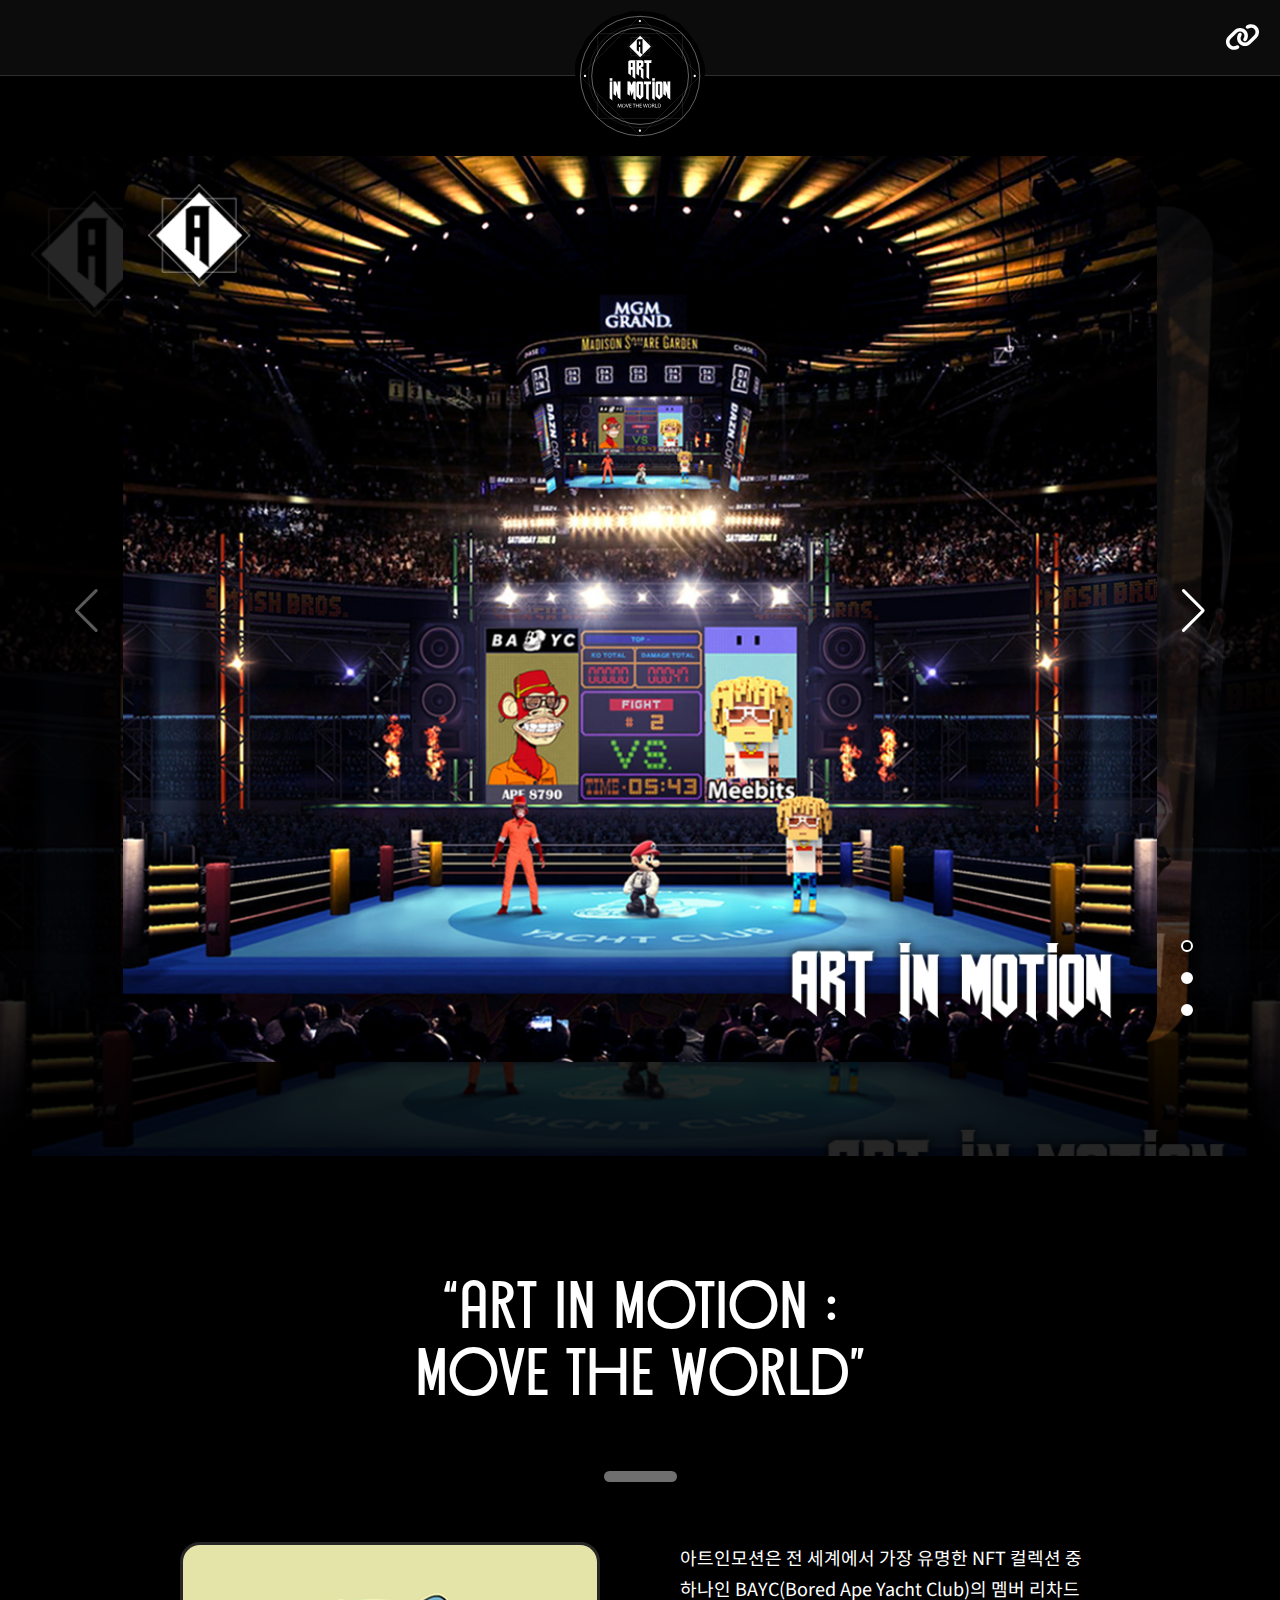
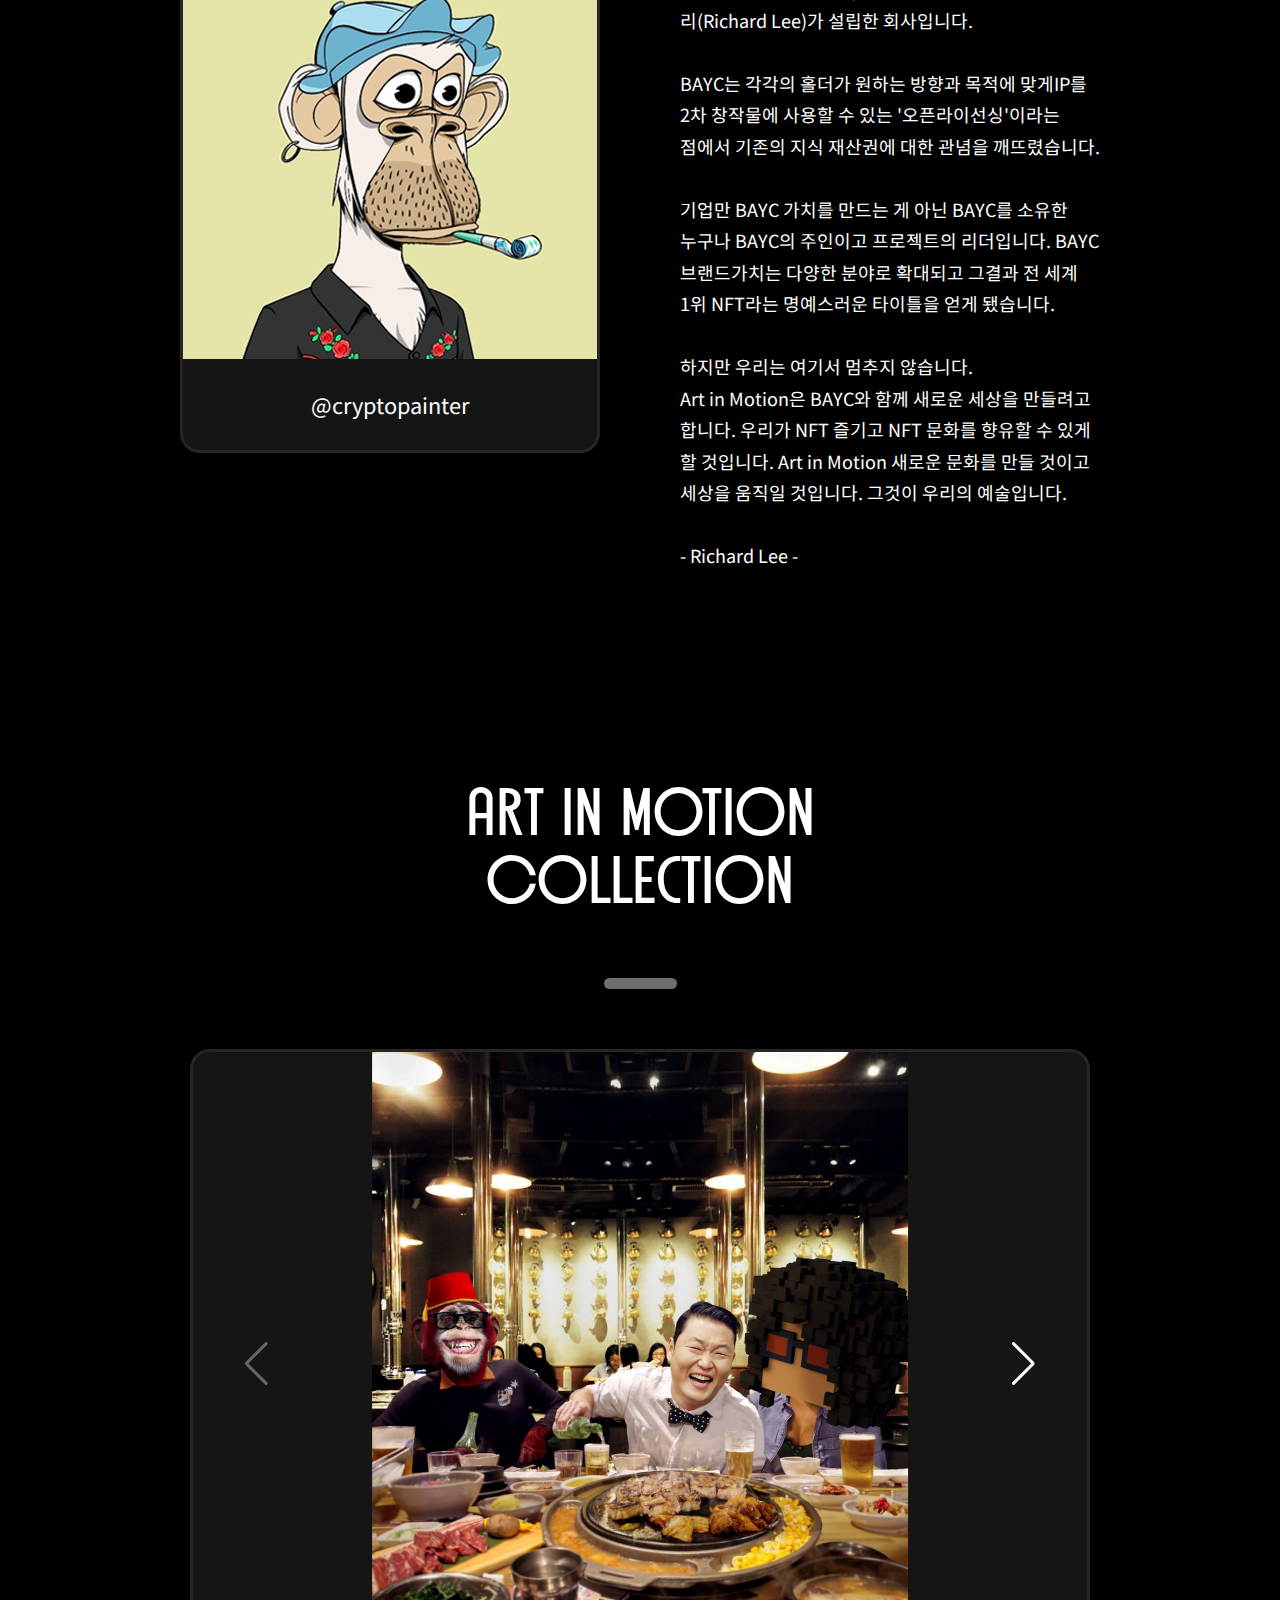
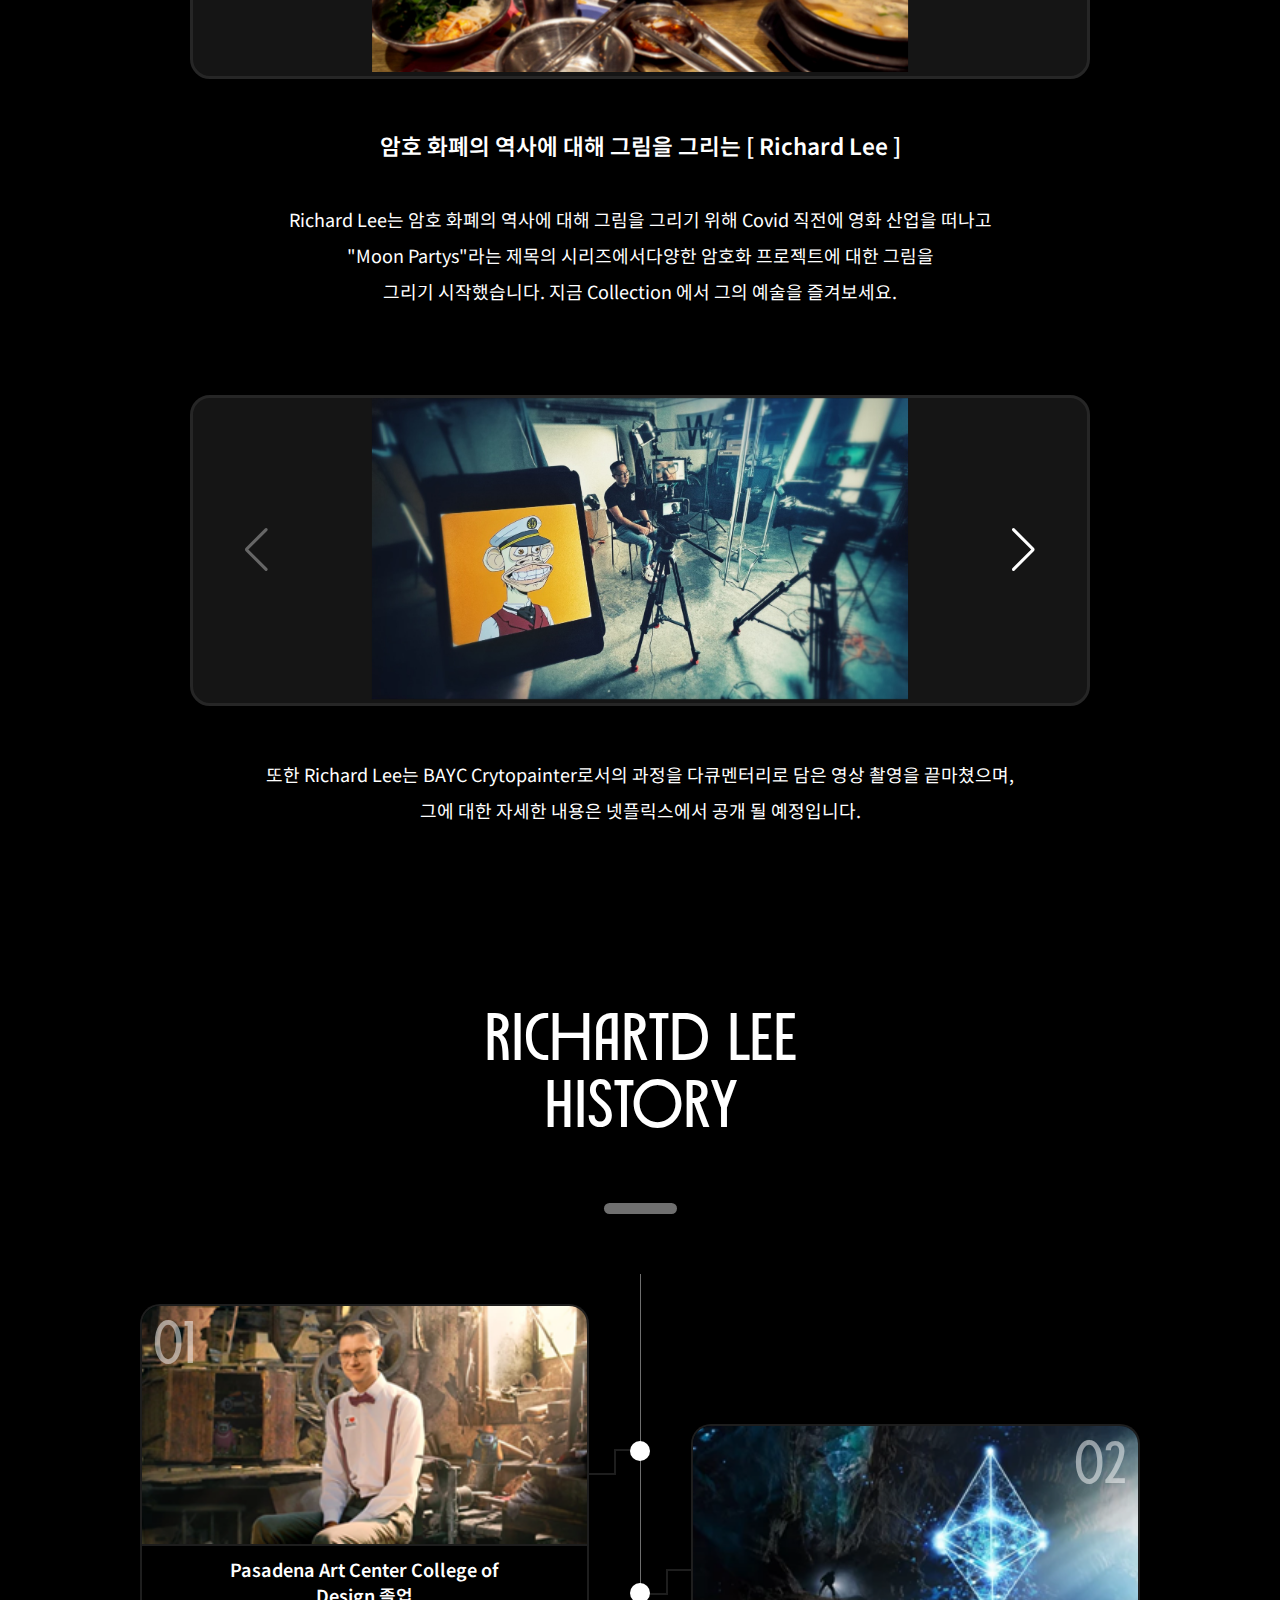
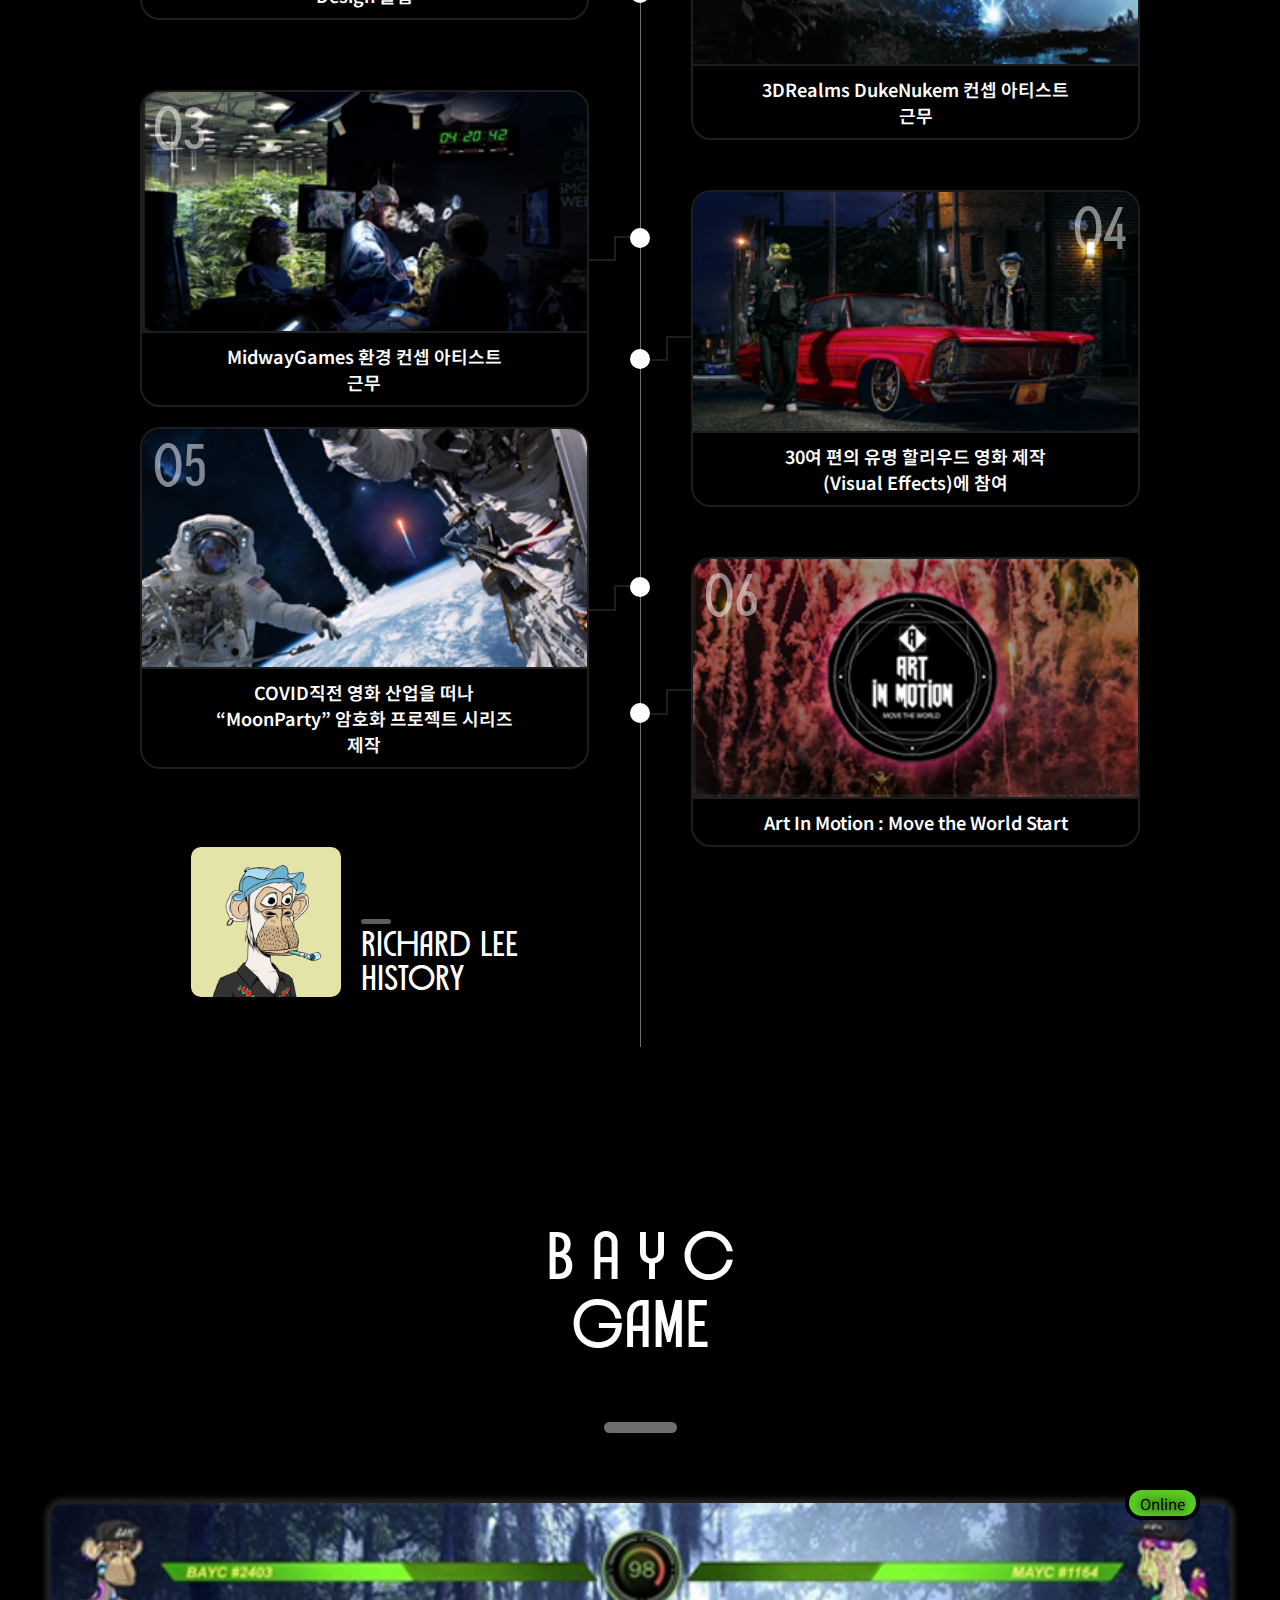
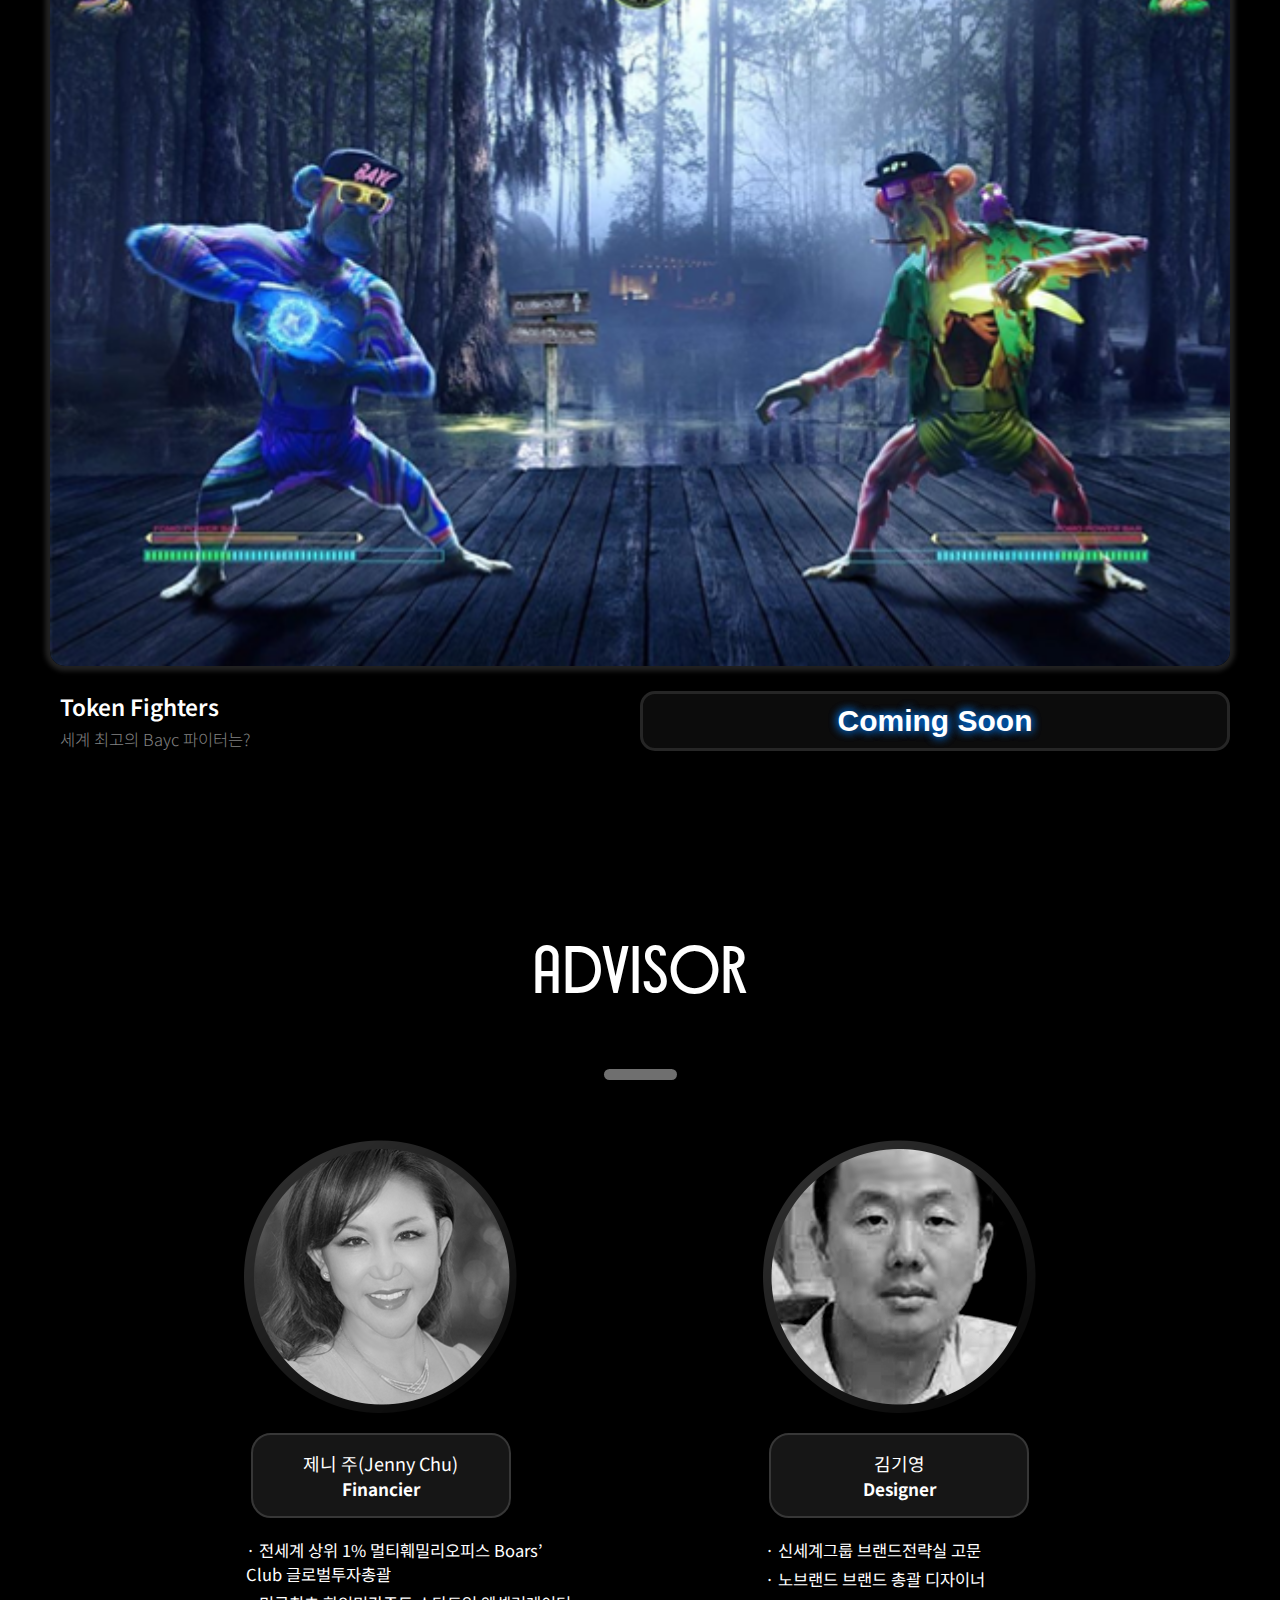
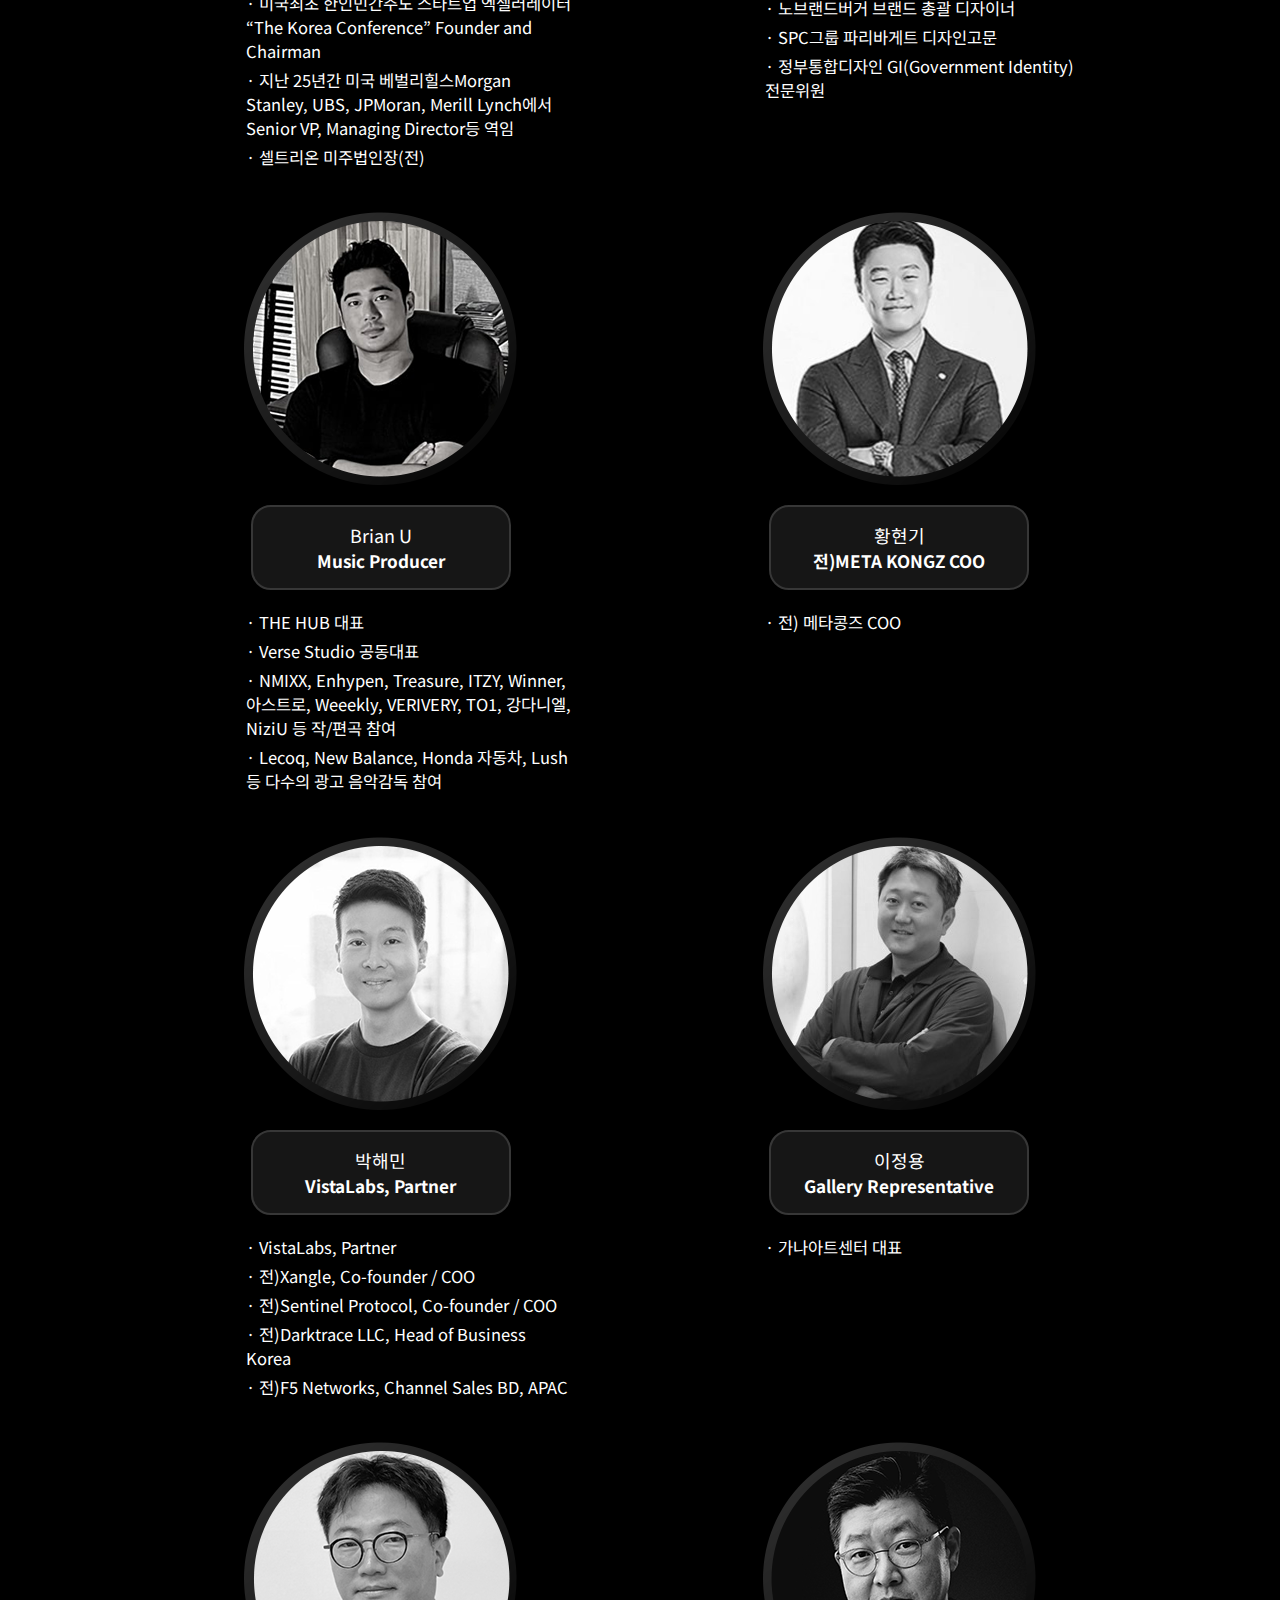
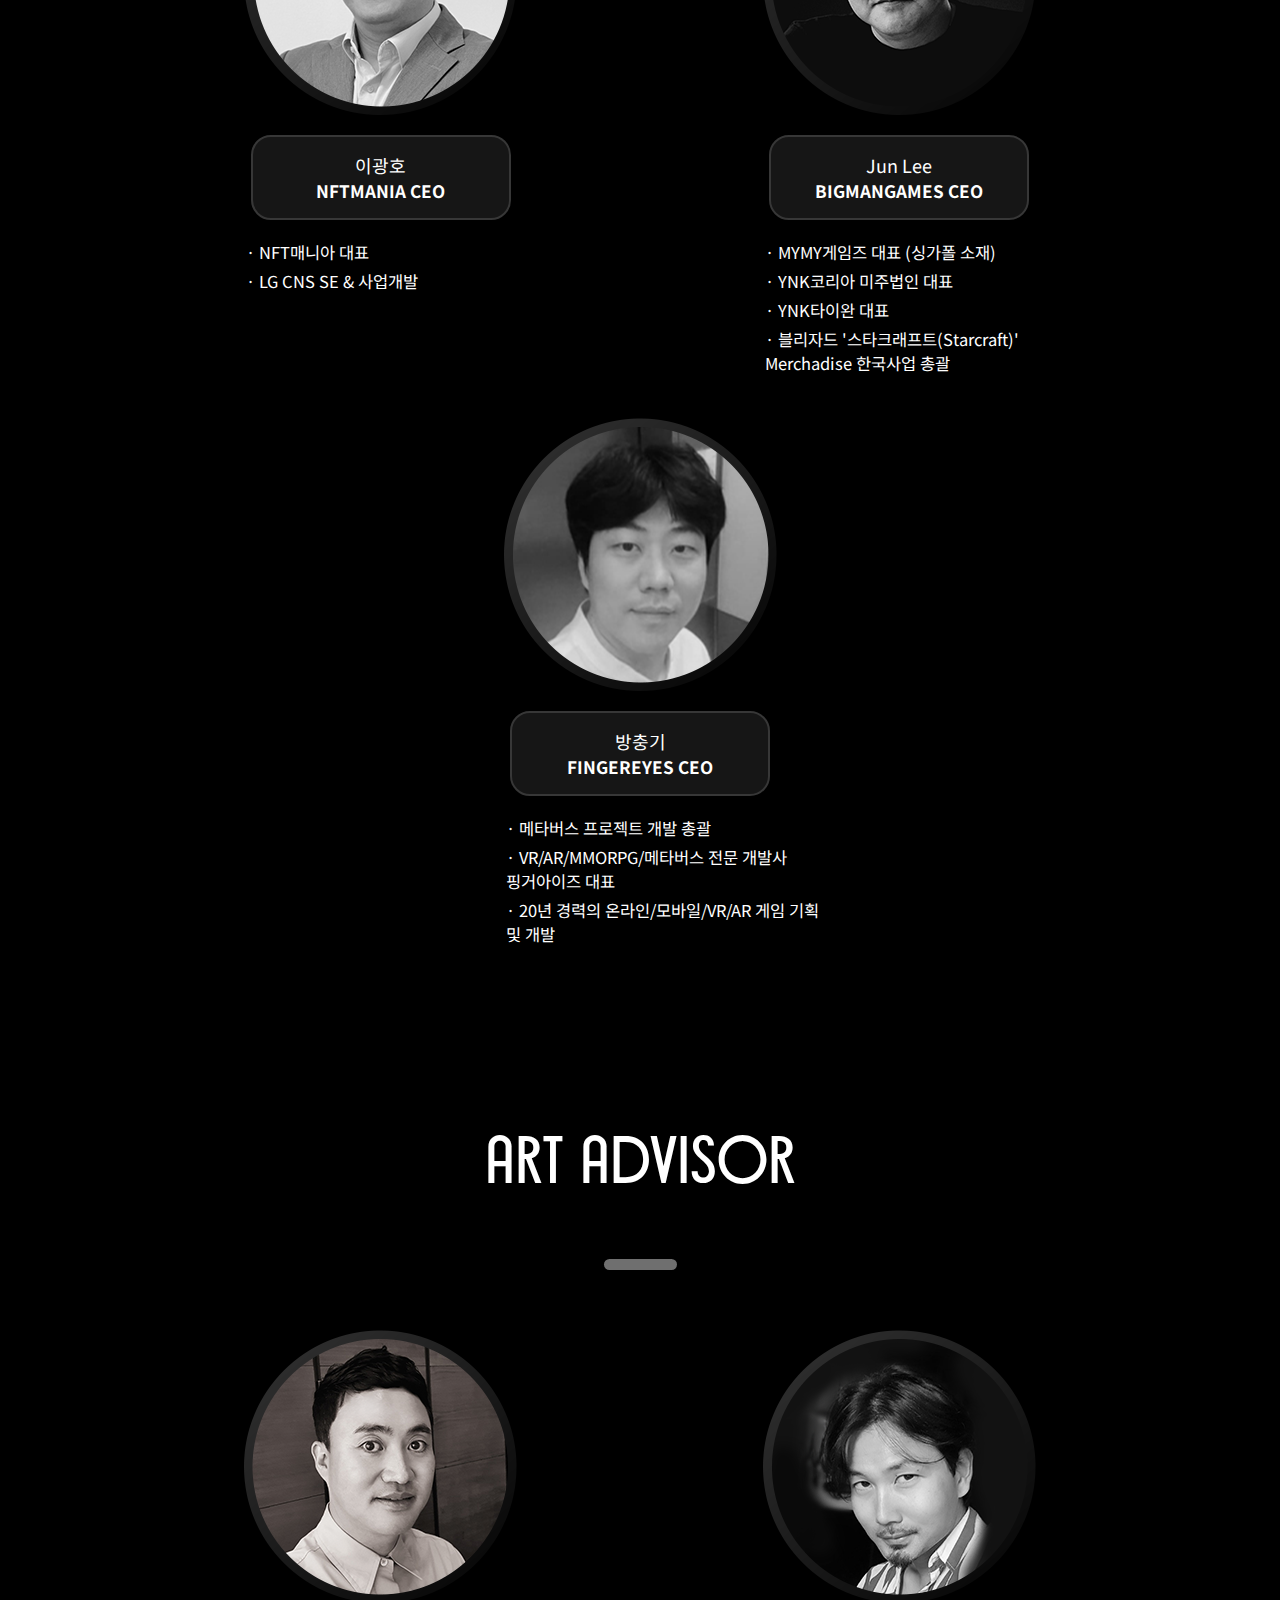
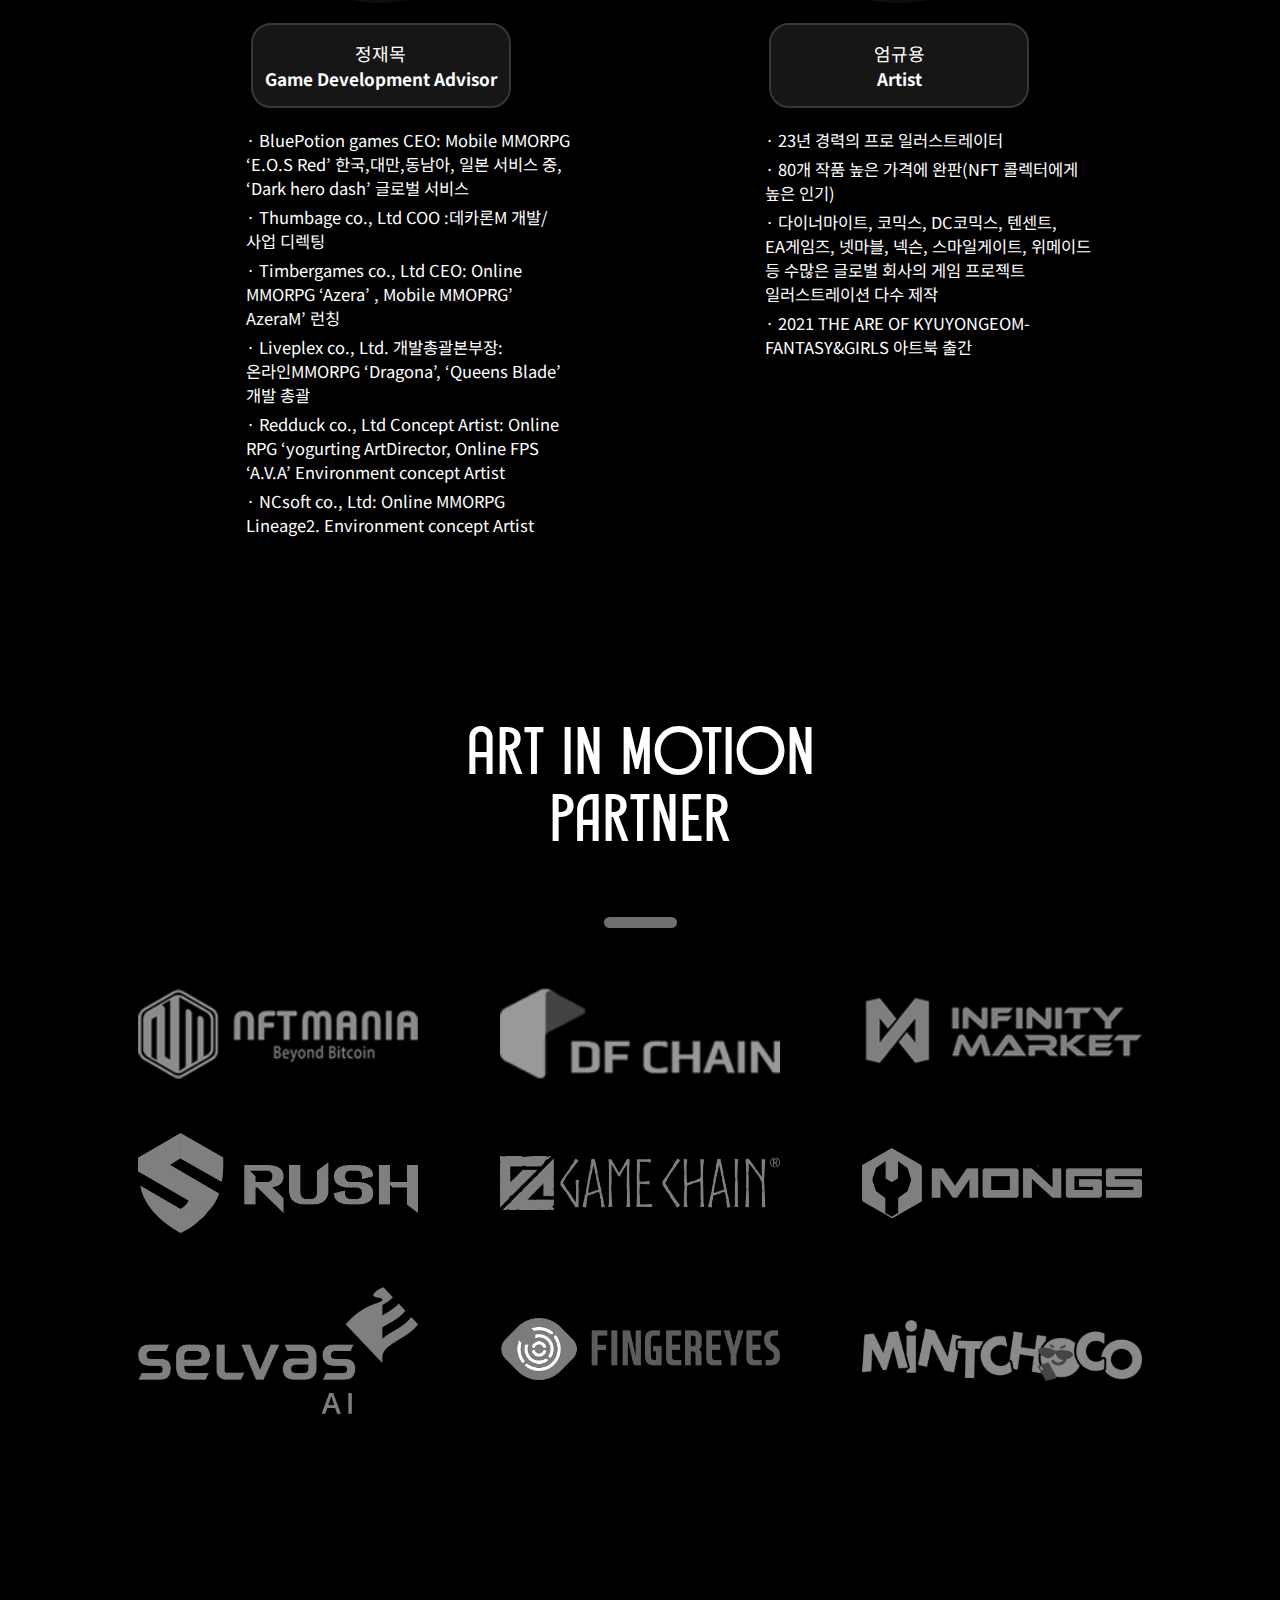
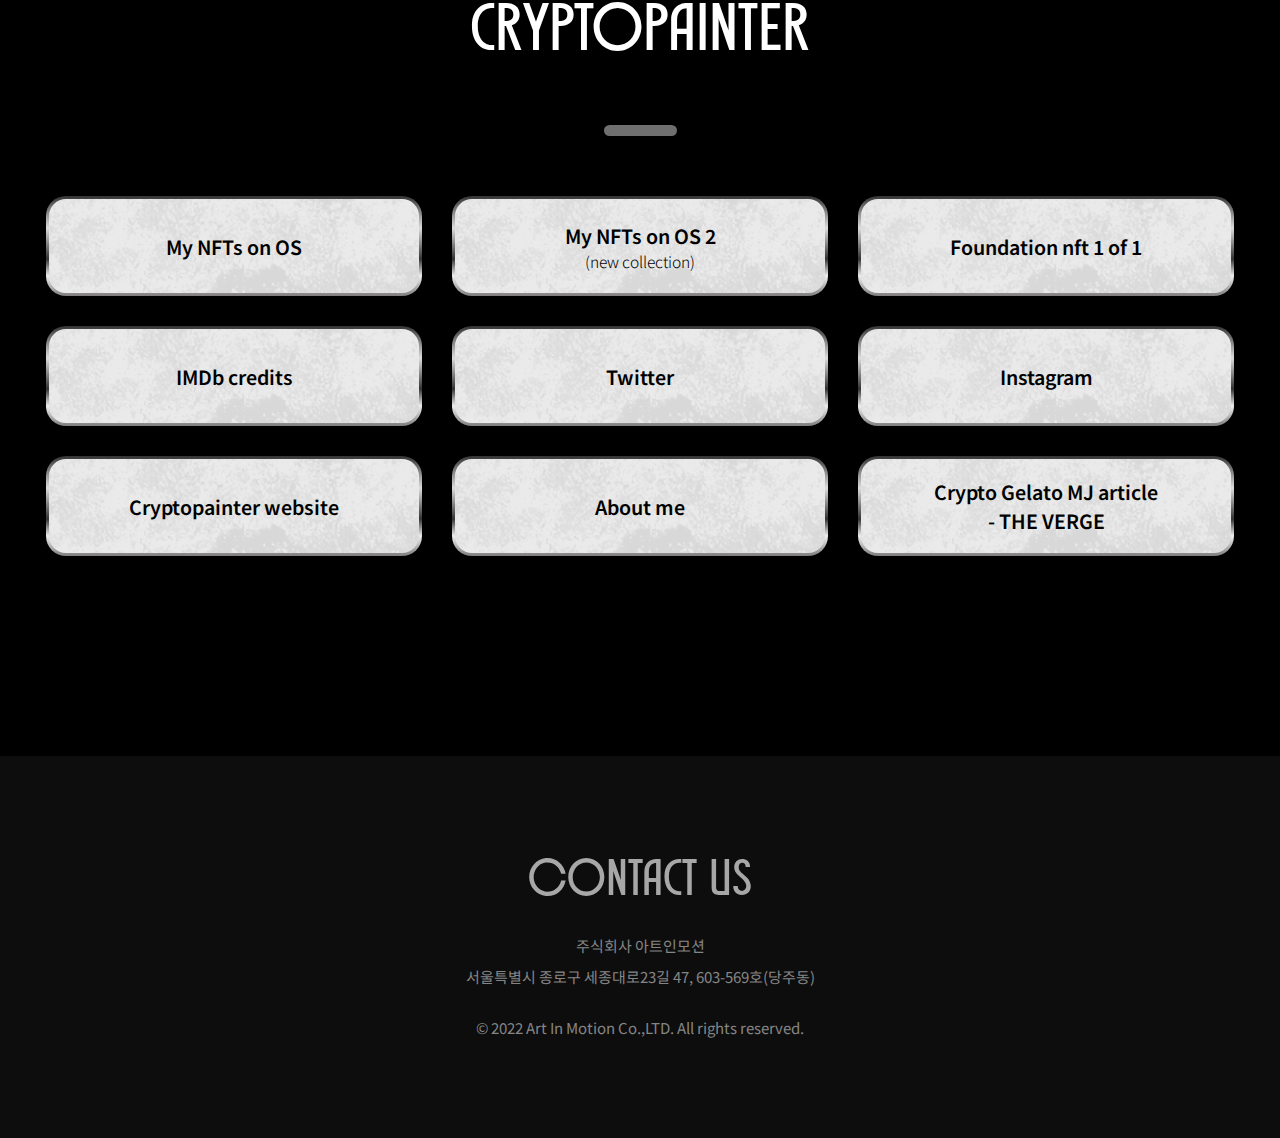
<file: index2.html>
<!DOCTYPE html>
<html lang="en">
<head>
    <meta charset="UTF-8">
    <meta http-equiv="X-UA-Compatible" content="IE=edge">
    <meta name="viewport" content="width=device-width, initial-scale=1.0">
    <title>Art in Motion</title>
    <link rel="stylesheet" href="css/style.css">
    <link rel="stylesheet" href="https://unpkg.com/swiper/swiper-bundle.min.css"/>
    <link rel="icon" href="img/favicon.svg" sizes="any">
    <link rel="icon" type="image/svg+xml" href="img/favicon.svg">
</head>
<body>
    <header class="header">
        <div class="container">
            <h2>
                <a href="#"><img class="header__logo" src="img/aim-logo.svg" alt="Art in Motion Logo"></a>
            </h2>
            <!--
            <nav class="nav">
                <span class="header__mobile__menu__close"></span>
                <article class="nav__menu">
                    <a href="">ABOUT</a>
                    <a href="">COLLECTION</a>
                    <a href="">BAYC</a>
                    <a href="">WEARABLE</a>
                </article>

                <article class="nav__menu">
                    <a href="">GAMES</a>
                    <a href="">ANIMATIONS</a>
                    <a href="">CONTACTS</a>

                    <div class="nav__external">
                        <a href="" target="_blank" class="nav__link nav__link--instagram"></a>
                        <a href="" target="_blank" class="nav__link nav__link--twitter"></a>
                        <a href="" target="_blank" class="nav__link nav__link--wallet"></a>
                    </div>
                </article>
            </nav>
            <span class="header__mobile__menu" href="#"></span>      
            -->
            <div class="header__chainLinks">
                <div>
                    <a class="header__link header__link--contract" href="https://dev.nftmania.io/artinmotion_contract" target="_blank">Contract</a>
                </div>
            </div>
        </div>
    </header>

    <main class="main">
        <div class="mainSlider__background"></div>
        <div class="container">

            <div class="swiper mainSlider">
                <div class="swiper-wrapper">
                    <div class="swiper-slide"><img src="img/main-visual-sample1.png" alt=""></div>
                    <div class="swiper-slide"><img src="img/main-visual-sample2.png" alt=""></div>
                    <div class="swiper-slide"><img src="img/main-visual-sample3.png" alt=""></div>
                </div>

                <div class="swiper-pagination"></div>
                <div class="swiper-button-next mainSlider-next"></div>
                <div class="swiper-button-prev mainSlider-prev"></div>
            </div>

            <section class="AIM__section">
                <h2 class="AIM__title">
                    “Art in Motion :<br>move the world”
                </h2>

                <div class="about-AIM__description">
                    <div class="about-AIM__v">
                        <div class="about-AIM__nft">
                            <img class="about-AIM__nft__img" src="img/bayc-nft-sample.png" alt="">
                            <span class="about-AIM__nft__name">@cryptopainter</span>
                        </div>
                    </div>
                    <div class="about-AIM__t">
                        아트인모션은 전 세계에서 가장 유명한 NFT 컬렉션 중 하나인 BAYC(Bored Ape Yacht Club)의 멤버 리차드 리(Richard Lee)가 설립한 회사입니다.<br><br>
                        BAYC는 각각의 홀더가 원하는 방향과 목적에 맞게IP를 2차 창작물에 사용할 수 있는 '오픈라이선싱'이라는 점에서 기존의 지식 재산권에 대한 관념을 깨뜨렸습니다.<br><br>
                        기업만 BAYC 가치를 만드는 게 아닌 BAYC를 소유한 누구나 BAYC의 주인이고 프로젝트의 리더입니다. BAYC 브랜드가치는 다양한 분야로 확대되고 그결과 전 세계 1위 NFT라는 명예스러운 타이틀을 얻게 됐습니다.<br><br>
                        하지만 우리는 여기서 멈추지 않습니다.<br>
                        Art in Motion은 BAYC와 함께 새로운 세상을 만들려고 합니다. 우리가 NFT 즐기고 NFT 문화를 향유할 수 있게 할 것입니다. Art in Motion 새로운 문화를 만들 것이고 세상을 움직일 것입니다. 그것이 우리의 예술입니다.<br><br>
                        
                        - Richard Lee -<br><br>
                    </div>
                </div>
            </section>

            <section class="AIM__section">
                <h2 class="AIM__title">
                    Art in Motion<br>Collection
                </h2>
                
                <div class="swiper AIM__collection">
                    <div class="swiper-wrapper">
                        <div class="swiper-slide"><img src="img/portfolio/c018ad_d195e408992a401ebbd8c7c8769dccdf_mv2.jpg" alt=""></div>
                        <div class="swiper-slide"><img src="img/portfolio/c018ad_21c24f36342a4c65b969f3e65c67432d_mv2.jpg" alt=""></div>
                        <div class="swiper-slide"><img src="img/portfolio/c018ad_8061916b556345eea640a9a6879fcb5b_mv2.jpg" alt=""></div>
                        <div class="swiper-slide"><img src="img/portfolio/c018ad_812196d55dac4425a779c0affe14730c_mv2.jpg" alt=""></div>
                        <div class="swiper-slide"><img src="img/portfolio/c018ad_0d9a7a5c078549e0b9b000a59bbb5ef9_mv2.jpg" alt=""></div>
                        <div class="swiper-slide"><img src="img/portfolio/c018ad_2d8b3d899dfa4b008416a7c7df637fda_mv2.jpg" alt=""></div>
                        <div class="swiper-slide"><img src="img/portfolio/c018ad_1fef65ad8df4433c9bda9854add933b0_mv2.jpg" alt=""></div>
                        <div class="swiper-slide"><img src="img/portfolio/c018ad_2a86054ccf1146fd837d53fd4b54939a_mv2.jpg" alt=""></div>
                        <div class="swiper-slide"><img src="img/portfolio/c018ad_dfe1a2c4d5e8491b987c840ac17dac84_mv2.jpg" alt=""></div>
                        <div class="swiper-slide"><img src="img/portfolio/c018ad_226784ecaf3046fc8c58c3b3dc32cd3b_mv2.jpg" alt=""></div>
                    </div>
                    <div class="swiper-button-next AIM__collection-next"></div>
                    <div class="swiper-button-prev AIM__collection-prev"></div>
                </div>
                <p class="AIM__collection__h">암호 화폐의 역사에 대해 그림을 그리는 [ Richard Lee ]</p>
                <p class="AIM__collection__t">Richard Lee는 암호 화폐의 역사에 대해 그림을 그리기 위해 Covid 직전에 영화 산업을 떠나고<br>
                    "Moon Partys"라는 제목의 시리즈에서다양한 암호화 프로젝트에 대한 그림을<br>
                    그리기 시작했습니다. 지금 Collection 에서 그의 예술을 즐겨보세요.<br><br>                        
                </p>

                <div class="swiper AIM__collection2">
                    <div class="swiper-wrapper">
                        <div class="swiper-slide"><img src="img/RL4.jpg" alt=""></div>
                        <div class="swiper-slide"><img src="img/RL2.jpg" alt=""></div>
                        <div class="swiper-slide"><img src="img/RL1.jpg" alt=""></div>
                        <div class="swiper-slide"><img src="img/RL3.jpg" alt=""></div>
                    </div>
                    <div class="swiper-button-next AIM__collection-next2"></div>
                    <div class="swiper-button-prev AIM__collection-prev2"></div>
                </div>

                <p class="AIM__collection__t">                    
                    또한 Richard Lee는 BAYC Crytopainter로서의 과정을 다큐멘터리로 담은 영상 촬영을 끝마쳤으며,<br>그에 대한 자세한 내용은 넷플릭스에서 공개 될 예정입니다.
                </p>
            </section>

            <section class="AIM__section">
                <h2 class="AIM__title">
                    Richartd Lee<br>History
                </h2>
                
                <div class="AIM__history">

                    <div class="AIM__history__item">
                        <div class="AIM__history__contents">
                            <div class="AIM__history__picture">
                                <span class="AIM__history__number left">01</span>
                                <img src="img/history-1.png" alt="">
                            </div>
                            <div class="AIM__history__text">  
                                Pasadena Art Center College of Design 졸업
                            </div>
                        </div>
                        <div class="AIM__history__border bottom"></div>
                        <div class="AIM__history__border left top rightTopDot"></div>
                    </div>

                    <div class="AIM__history__item">
                        <div class="AIM__history__border bottom leftBottomDot"></div>
                        <div class="AIM__history__border left top"></div>
                        <div class="AIM__history__contents">
                            <div class="AIM__history__picture">
                                <span class="AIM__history__number right">02</span>
                                <img src="img/history-2.png" alt="">
                            </div>
                            <div class="AIM__history__text">  
                                3DRealms DukeNukem 컨셉 아티스트 근무
                            </div>
                        </div>                        
                    </div>

                    <div class="AIM__history__item">                        
                        <div class="AIM__history__contents">
                            <div class="AIM__history__picture">
                                <span class="AIM__history__number left">03</span>
                                <img src="img/history-3.png" alt="">
                            </div>
                            <div class="AIM__history__text">  
                                MidwayGames 환경 컨셉 아티스트 근무
                            </div>
                        </div>
                        <div class="AIM__history__border bottom "></div>
                        <div class="AIM__history__border left top rightTopDot"></div>
                    </div>

                    <div class="AIM__history__item">
                        <div class="AIM__history__border bottom leftBottomDot"></div>
                        <div class="AIM__history__border left top "></div>                
                        <div class="AIM__history__contents">
                            <div class="AIM__history__picture">
                                <span class="AIM__history__number right">04</span>
                                <img src="img/history-4.png" alt="">
                            </div>
                            <div class="AIM__history__text">  
                                30여 편의 유명 할리우드 영화 제작(Visual Effects)에 참여
                            </div>
                        </div>
                    </div>

                    <div class="AIM__history__item">                        
                        <div class="AIM__history__contents">
                            <div class="AIM__history__picture">
                                <span class="AIM__history__number left">05</span>
                                <img src="img/history-5.png" alt="">
                            </div>
                            <div class="AIM__history__text">  
                                COVID직전 영화 산업을 떠나 “MoonParty” 암호화 프로젝트 시리즈 제작
                            </div>
                        </div>
                        <div class="AIM__history__border bottom "></div>
                        <div class="AIM__history__border left top rightTopDot"></div>
                    </div>

                    <!--<div class="AIM__history__item">
                        <div class="AIM__history__border bottom leftBottomDot"></div>
                        <div class="AIM__history__border left top "></div>                
                        <div class="AIM__history__contents">
                            <div class="AIM__history__picture">
                                <span class="AIM__history__number right">06</span>
                                <img src="img/history-6.png" alt="">
                            </div>
                            <div class="AIM__history__text">  
                                유가랩스(YugaLaps) 아트 디렉터
                            </div>
                        </div>
                    </div>-->

                    <div class="AIM__history__item">
                        <div class="AIM__history__border bottom leftBottomDot"></div>
                        <div class="AIM__history__border left top "></div>                      
                        <div class="AIM__history__contents">
                            <div class="AIM__history__picture">
                                <span class="AIM__history__number left">06</span>
                                <img src="img/history-7.png" alt="">
                            </div>
                            <div class="AIM__history__text">  
                                Art In Motion : Move the World Start
                            </div>
                        </div>
                    </div>

                    <div class="AIM__history__item AIM__history__item--RichardLee">
                        <div>
                            <img src="img/bayc-nft-sample.png" alt="">
                            <span>
                                Richard Lee<br>History
                            </span>
                        </div>
                    </div>

                </div>
            </section>
        </div>

        <!--
        <section class="AIM__section">
            <div class="AIM__title">
                Art In Motion's<br>
                <img src="img/bayc-logo.png" alt="">
            </div>
            
            <div class="swiper-container marquee marquee--top">
                <div class="swiper-wrapper">
                    <div class="swiper-slide"><img src="img/tokens/248.png" alt=""><span>#248</span></div>
                    <div class="swiper-slide"><img src="img/tokens/504.png" alt=""><span>#504</span></div>
                    <div class="swiper-slide"><img src="img/tokens/555.png" alt=""><span>#555</span></div>
                    <div class="swiper-slide"><img src="img/tokens/768.png" alt=""><span>#768</span></div>
                    <div class="swiper-slide"><img src="img/tokens/1090.png" alt=""><span>#1090</span></div>
                    <div class="swiper-slide"><img src="img/tokens/1164.png" alt=""><span>#1164</span></div>
                    <div class="swiper-slide"><img src="img/tokens/1494.png" alt=""><span>#1494</span></div>
                    <div class="swiper-slide"><img src="img/tokens/2880.png" alt=""><span>#2880</span></div>
                    <div class="swiper-slide"><img src="img/tokens/3210.png" alt=""><span>#3210</span></div>
                    <div class="swiper-slide"><img src="img/tokens/3284.png" alt=""><span>#3284</span></div>
                    <div class="swiper-slide"><img src="img/tokens/3857.png" alt=""><span>#3857</span></div>
                    <div class="swiper-slide"><img src="img/tokens/4456.png" alt=""><span>#4456</span></div>
                    <div class="swiper-slide"><img src="img/tokens/4458.png" alt=""><span>#4458</span></div>
                    <div class="swiper-slide"><img src="img/tokens/4567.png" alt=""><span>#4567</span></div>
                    <div class="swiper-slide"><img src="img/tokens/5521.png" alt=""><span>#5521</span></div>
                </div>
            </div>

            <div class="swiper-container marquee marquee--bottom">
                <div class="swiper-wrapper">
                    <div class="swiper-slide"><img src="img/tokens/5636.png" alt=""><span>#5636</span></div>
                    <div class="swiper-slide"><img src="img/tokens/5684.png" alt=""><span>#5684</span></div>
                    <div class="swiper-slide"><img src="img/tokens/5922.png" alt=""><span>#5922</span></div>
                    <div class="swiper-slide"><img src="img/tokens/5929.png" alt=""><span>#5929</span></div>
                    <div class="swiper-slide"><img src="img/tokens/5932.png" alt=""><span>#5932</span></div>
                    <div class="swiper-slide"><img src="img/tokens/5962.png" alt=""><span>#5962</span></div>
                    <div class="swiper-slide"><img src="img/tokens/6953.png" alt=""><span>#6953</span></div>
                    <div class="swiper-slide"><img src="img/tokens/7317.png" alt=""><span>#7317</span></div>
                    <div class="swiper-slide"><img src="img/tokens/8036.png" alt=""><span>#8036</span></div>
                    <div class="swiper-slide"><img src="img/tokens/8334.png" alt=""><span>#8334</span></div>
                    <div class="swiper-slide"><img src="img/tokens/9457.png" alt=""><span>#9457</span></div>
                    <div class="swiper-slide"><img src="img/tokens/9647.png" alt=""><span>#9647</span></div>
                    <div class="swiper-slide"><img src="img/tokens/MAYC10496.png" alt=""><span>#10496</span></div>
                    <div class="swiper-slide"><img src="img/tokens/MAYC11315.png" alt=""><span>#11315</span></div>
                    <div class="swiper-slide"><img src="img/tokens/MAYC14234.png" alt=""><span>#14234</span></div>
                </div>
            </div>

            <div class="AIM__btns">
                <a class="AIM__btn AIM__btn--opensea" href="https://opensea.io/collection/boredapeyachtclub" target="_blank">Buy on Opensea</a>
            </div>
        </section>
        -->

        <div class="container">

            <!--
            <section class="AIM__section">
                <h2 class="AIM__title">
                    B A Y C<br>BEST
                </h2>
                
                <div class="swiper-container bayc__shop">
                    <div class="swiper-wrapper">
                        <div class="swiper-slide">
                            <div>
                                <img src="img/product-sample1.png" alt="BAYC BEST 1">
                                <a class="bayc__shop__buy" href="#"></a>
                                <span class="bayc__shop__name">BAYC T-sthirt</span>
                                <span class="bayc__shop__price">Price : 0.1 ETH</span>
                            </div>
                        </div>
                        <div class="swiper-slide">
                            <div>
                                <img src="img/product-sample2.png" alt="BAYC BEST 2">
                                <a class="bayc__shop__buy" href="#"></a>
                                <span class="bayc__shop__name">BAYC Cap</span>
                                <span class="bayc__shop__price">Price : 0.1 ETH</span>
                            </div>
                        </div>
                        <div class="swiper-slide">
                            <div>
                                <img src="img/product-sample3.png" alt="BAYC BEST 3">
                                <a class="bayc__shop__buy" href="#"></a>
                                <span class="bayc__shop__name">BAYC BAYC T-sthirt(White)</span>
                                <span class="bayc__shop__price">Price : 0.1 ETH</span>
                            </div>
                        </div>
                        <div class="swiper-slide">
                            <div>
                                <img src="img/product-sample1.png" alt="BAYC BEST 1">
                                <a class="bayc__shop__buy" href="#"></a>
                                <span class="bayc__shop__name">BAYC T-sthirt</span>
                                <span class="bayc__shop__price">Price : 0.1 ETH</span>
                            </div>
                        </div>
                        <div class="swiper-slide">
                            <div>
                                <img src="img/product-sample2.png" alt="BAYC BEST 2">
                                <a class="bayc__shop__buy" href="#"></a>
                                <span class="bayc__shop__name">BAYC Cap</span>
                                <span class="bayc__shop__price">Price : 0.1 ETH</span>
                            </div>
                        </div>
                        <div class="swiper-slide">
                            <div>
                                <img src="img/product-sample3.png" alt="BAYC BEST 3">
                                <a class="bayc__shop__buy" href="#"></a>
                                <span class="bayc__shop__name">BAYC BAYC T-sthirt(White)</span>
                                <span class="bayc__shop__price">Price : 0.1 ETH</span>
                            </div>
                        </div>
                    </div>
                    <div class="bayc__shop__pagination"></div>
                </div>
            </section>
            -->

            <section class="AIM__section">
                <h2 class="AIM__title">
                    B A Y C<br>Game</span>
                </h2>
                
                <div class="AIM__games">

                    <div class="AIM__games__list">
                        <div class="AIM__games__item">
                            <div class="AIM__game__img">
                                <span class="AIM__game__status">Online</span>
                                <img src="img/bayc-game-screenshop-sample.png" alt="">
                            </div>

                            <div class="AIM__game__infos">
                                <div class="AIM__game__item__txt">
                                    <span class="AIM__game__item__title">Token Fighters</span>
                                    <span class="AIM__game__item__description">세계 최고의 Bayc 파이터는?</span>
                                </div>
                                <div class="AIM__game__item__btn">
                                    <button class="">Coming Soon</button>
                                </div>
                            </div>
                        </div>
                    </div>
                </div>                
            </section>

            <section class="AIM__section">
                <h2 class="AIM__title">
                    Advisor
                </h2>
                
                <div class="AIM__advisor">
                    <div>
                        <img src="img/advisor-1.png" alt="">
                        <div class="AIM__advisor__name">
                            <span>제니 주(Jenny Chu)</span>
                            <strong>Financier</strong>
                        </div>
                        <ul>
                            <li>· 전세계 상위 1% 멀티훼밀리오피스 Boars’ Club 글로벌투자총괄</li>
                            <li>· 미국최초 한인민간주도 스타트업 엑셀러레이터 “The Korea Conference” Founder and Chairman </li>
                            <li>· 지난 25년간 미국 베벌리힐스Morgan Stanley, UBS, JPMoran, Merill Lynch에서 Senior VP, Managing Director등 역임</li>
                            <li>· 셀트리온 미주법인장(전)</li>
                        </ul>
                    </div>

                    <div>
                        <img src="img/advisor-2.png" alt="">
                        <div class="AIM__advisor__name">
                            <span>김기영</span>
                            <strong>Designer</strong>
                        </div>
                        <ul>
                            <li>· 신세계그룹 브랜드전략실 고문</li>
                            <li>· 노브랜드 브랜드 총괄 디자이너</li>
                            <li>· 노브랜드버거 브랜드 총괄 디자이너</li>
                            <li>· SPC그룹 파리바게트 디자인고문</li>
                            <li>· 정부통합디자인 GI(Government Identity) 전문위원</li>
                        </ul>
                    </div>

                    <div>
                        <img src="img/advisor-9.png" alt="">
                        <div class="AIM__advisor__name">
                            <span>Brian U</span>
                            <strong>Music Producer</strong>
                        </div>
                        <ul>
                            <li>· THE HUB 대표</li>
                            <li>· Verse Studio 공동대표</li>
                            <li>· NMIXX, Enhypen, Treasure, ITZY, Winner, 아스트로, Weeekly, VERIVERY, TO1, 강다니엘, NiziU 등 작/편곡 참여</li>
                            <li>· Lecoq, New Balance, Honda 자동차, Lush 등 다수의 광고 음악감독 참여</li>
                        </ul>
                    </div>

                    <div>
                        <img src="img/advisor-5.png" alt="">
                        <div class="AIM__advisor__name">
                            <span>황현기</span>
                            <strong>전)META KONGZ COO</strong>
                        </div>
                        <ul>
                            <li>· 전) 메타콩즈 COO</li>
                        </ul>
                    </div>

                    <div>
                        <img src="img/advisor-11.png" alt="">
                        <div class="AIM__advisor__name">
                            <span>박해민</span>
                            <strong>VistaLabs, Partner</strong>
                        </div>
                        <ul>
                            <li>· VistaLabs, Partner</li>
                            <li>· 전)Xangle, Co-founder / COO</li>
                            <li>· 전)Sentinel Protocol, Co-founder / COO</li>
                            <li>· 전)Darktrace LLC, Head of Business Korea</li>
                            <li>· 전)F5 Networks, Channel Sales BD, APAC</li>
                        </ul>
                    </div>

                    <div>
                        <img src="img/advisor-3.png" alt="">
                        <div class="AIM__advisor__name">
                            <span>이정용</span>
                            <strong>Gallery Representative</strong>
                        </div>
                        <ul>
                            <li>· 가나아트센터 대표</li>
                        </ul>
                    </div>

                    <div>
                        <img src="img/advisor-7.png" alt="">
                        <div class="AIM__advisor__name">
                            <span>이광호</span>
                            <strong>NFTMANIA CEO</strong>
                        </div>
                        <ul>
                            <li>· NFT매니아 대표</li>
                            <li>· LG CNS SE & 사업개발</li>
                        </ul>
                    </div>

                    <div>
                        <img src="img/advisor-8.png" alt="">
                        <div class="AIM__advisor__name">
                            <span>Jun Lee</span>
                            <strong>BIGMANGAMES CEO</strong>
                        </div>
                        <ul>
                            <li>· MYMY게임즈 대표 (싱가폴 소재)</li>
                            <li>· YNK코리아 미주법인 대표</li>
                            <li>· YNK타이완 대표</li>
                            <li>· 블리자드 '스타크래프트(Starcraft)' Merchadise 한국사업 총괄</li>
                        </ul>
                    </div>

                    <div>
                        <img src="img/advisor-10.png" alt="">
                        <div class="AIM__advisor__name">
                            <span>방충기</span>
                            <strong>FINGEREYES CEO</strong>
                        </div>
                        <ul>
                            <li>· 메타버스 프로젝트 개발 총괄</li>
                            <li>· VR/AR/MMORPG/메타버스 전문 개발사 핑거아이즈 대표</li>
                            <li>· 20년 경력의 온라인/모바일/VR/AR 게임 기획 및 개발</li>
                        </ul>
                    </div>
                    
                    <!--
                    <div>
                        <img src="img/advisor-4.png" alt="">
                        <div class="AIM__advisor__name">
                            <span>이강민</span>
                            <strong>META KONGZ CEO</strong>
                        </div>
                        <ul>
                            <li>· 메타콩즈 CEO</li>
                        </ul>
                    </div>
                    -->

                    
                </div>
            </section>

            <section class="AIM__section">
                <h2 class="AIM__title">
                    Art Advisor
                </h2>
                
                <div class="AIM__advisor"> 
                    <!--          
                    <div>
                        <img src="img/artist-1.png" alt="">
                        <div class="AIM__advisor__name">
                            <span>지비지(ZiVEZI)</span>
                            <strong>Artist</strong>
                        </div>
                        <ul>
                            <li>· 영화 기생충 그림 자문 및 작품제작(다송이 그림)</li>
                            <li>· 2022 꼴라보하우스 도산 ZiBEZI IN 지비지 개인전 개최</li>
                        </ul>
                    </div>
                    -->
                    <div>
                        <img src="img/artist-3.png" alt="">
                        <div class="AIM__advisor__name">
                            <span>정재목</span>
                            <strong>Game Development Advisor</strong>
                        </div>
                        <ul>
                            <li>· BluePotion games CEO: Mobile MMORPG ‘E.O.S Red’ 한국,대만,동남아, 일본 서비스 중, ‘Dark hero dash’ 글로벌 서비스</li>
                            <li>· Thumbage co., Ltd COO :데카론M 개발/사업 디렉팅</li>
                            <li>· Timbergames co., Ltd CEO: Online MMORPG ‘Azera’ , Mobile MMOPRG’ AzeraM’ 런칭</li>
                            <li>· Liveplex co., Ltd. 개발총괄본부장: 온라인MMORPG ‘Dragona’, ‘Queens Blade’ 개발 총괄</li>
                            <li>· Redduck co., Ltd Concept Artist: Online RPG ‘yogurting ArtDirector, Online FPS ‘A.V.A’ Environment  concept Artist</li>
                            <li>· NCsoft co., Ltd: Online MMORPG Lineage2. Environment concept Artist</li>
                        </ul>
                    </div>
                    <div>
                        <img src="img/artist-2.png" alt="">
                        <div class="AIM__advisor__name">
                            <span>엄규용</span>
                            <strong>Artist</strong>
                        </div>
                        <ul>
                            <li>· 23년 경력의 프로 일러스트레이터</li>
                            <li>· 80개 작품 높은 가격에 완판(NFT 콜렉터에게 높은 인기)</li>
                            <li>· 다이너마이트, 코믹스, DC코믹스, 텐센트, EA게임즈, 넷마블, 넥슨, 스마일게이트, 위메이드 등 수많은 글로벌 회사의 게임 프로젝트 일러스트레이션 다수 제작</li>
                            <li>· 2021 THE ARE OF KYUYONGEOM-FANTASY&GIRLS 아트북 출간</li>
                        </ul>
                    </div>
                </div>
            </section>
            
            <!--
            <section class="AIM__section">
                <div class="AIM__radio">
                    <div class="AIM__radio__visual">
                        <img src="img/about-aim.png" alt="">
                    </div>
                    <div class="AIM__radio__infos">
                        <span class="AIM__radio__txt">Bored Ape Yacht Club<br>/ lofi hip hop radio</span>
                        <img class="AIM__radio__logo" src="img/aim-logo-inline.svg" alt="">
                        <a class="AIM__radioView__btn" href="https://www.youtube.com/watch?v=qt1equGhkQE" target="_blank">View video</a>
                    </div>
                </div>
            </section>
            -->

            <section class="AIM__section">
                <h2 class="AIM__title">
                    Art In Motion<br>Partner
                </h2>
                
                <div class="AIM__partners">
                    <a href="https://nftmania.io/" target="_blank"><img src="img/logo-nftmania.png" alt=""></a>
                    <a href="#"><img src="img/logo-dfchain.png" alt=""></a>
                    <a href="https://www.infinitymarket.net/" target="_blank"><img src="img/logo-infinitymarket.png" alt=""></a>                    
                    <a href="http://rushcoin.io/" target="_blank"><img src="img/logo-rushCoin.png" alt=""></a>                    
                    <a href="https://game-chain.co.kr/" target="_blank"><img src="img/logo-gameChain.png" alt=""></a>                    
                    <a href="#"><img src="img/logo-mongs.png" alt=""></a>
                    <a href="https://www.selvasai.com/introduce" target="_blank"><img src="img/logo-selvasAI.png" alt=""></a>                    
                    <a href="#"><img src="img/logo-fingereyes.png" alt=""></a>   
                    <a href="#"><img src="img/logo-mintchoco.png" alt=""></a>                      
                </div>
            </section>

            <section class="AIM__section">
                <h2 class="AIM__title">
                    cryptopainter
                </h2>
                
                <div class="AIM__links">
                    <a href="https://opensea.io/collection/cryptopainter" target="n_blank">My NFTs on OS</a>
                    <a href="https://opensea.io/collection/cryptopainter2" target="_blank">My NFTs on OS 2<br><strong>(new collection)</strong></a>
                    <a href="https://foundation.app/@cryptopainter" target="_blank">Foundation nft 1 of 1</a>
                    <a href="https://www.imdb.com/name/nm3780529/" target="_blank">IMDb credits</a>
                    <a href="https://twitter.com/painter_crypto" target="_blank">Twitter</a>
                    <a href="https://www.instagram.com/cryptopainter/" target="_blank">Instagram</a>
                    <a href="https://www.thecryptopainter.com/" target="_blank">Cryptopainter website</a>
                    <a href="https://topshotfund.substack.com/p/anonymous-cryptopainter-is-anonymous" target="_blank">About me</a>
                    <a href="https://www.theverge.com/2022/2/11/22925408/bored-ape-yacht-club-cannabis-copyright" target="_blank">Crypto Gelato MJ article<br>- THE VERGE</a>
                </div>
            </section>

        </div>

    </main>

    <footer class="footer">
        <div class="footer__info">
            <span class="footer__contactUs">Contact us</span>
            <span>주식회사 아트인모션</span>
            <span>서울특별시 종로구 세종대로23길 47, 603-569호(당주동)</span>
            <span class="footer__copyrights">© 2022 Art In Motion Co.,LTD. All rights reserved.</span>
        </div>
    </footer>

    <script src="https://unpkg.com/swiper/swiper-bundle.min.js"></script>
    <script src="js/swiper.js"></script>
    <script src="js/common.js"></script>
</body>
</html>
</file>
<file: css/style.css>
@import url(../css/reset.css);
@import url(../css/fonts.css);


body{
    background:black;
    font-size:15px;
    font-family: 'Noto Sans KR', sans-serif;
    overflow-x:hidden;
}

.container{
    width:100%;
    max-width:1240px;
    margin:0 auto;
    padding:0 20px;
}

.header{
    background:#0c0c0c;
    height:76px;
    border-bottom:1px solid #2e2e2e;
    position:relative;
    font-family: 'ArtGalleria';
    transition:height 0.5s;
}

.header__logo{
    width:132px;
    height:132px;
    position:absolute;
    top:10px;
    left:calc(50% - 66px);
    z-index:2;
    transition:all 0.5s;
}

.header__chainLinks{
    position:absolute;
    top:19px;
    right:20px;
    width:35px;
    height:35px;
    background-image: url("data:image/svg+xml,<svg xmlns='http://www.w3.org/2000/svg' viewBox='0 0 640 512'><path fill='%23fff' d='M579.8 267.7c56.5-56.5 56.5-148 0-204.5c-50-50-128.8-56.5-186.3-15.4l-1.6 1.1c-14.4 10.3-17.7 30.3-7.4 44.6s30.3 17.7 44.6 7.4l1.6-1.1c32.1-22.9 76-19.3 103.8 8.6c31.5 31.5 31.5 82.5 0 114L422.3 334.8c-31.5 31.5-82.5 31.5-114 0c-27.9-27.9-31.5-71.8-8.6-103.8l1.1-1.6c10.3-14.4 6.9-34.4-7.4-44.6s-34.4-6.9-44.6 7.4l-1.1 1.6C206.5 251.2 213 330 263 380c56.5 56.5 148 56.5 204.5 0L579.8 267.7zM60.2 244.3c-56.5 56.5-56.5 148 0 204.5c50 50 128.8 56.5 186.3 15.4l1.6-1.1c14.4-10.3 17.7-30.3 7.4-44.6s-30.3-17.7-44.6-7.4l-1.6 1.1c-32.1 22.9-76 19.3-103.8-8.6C74 372 74 321 105.5 289.5L217.7 177.2c31.5-31.5 82.5-31.5 114 0c27.9 27.9 31.5 71.8 8.6 103.9l-1.1 1.6c-10.3 14.4-6.9 34.4 7.4 44.6s34.4 6.9 44.6-7.4l1.1-1.6C433.5 260.8 427 182 377 132c-56.5-56.5-148-56.5-204.5 0L60.2 244.3z'/></svg>");
    background-size:contain;
    background-repeat: no-repeat;
    background-position: center;
}

.header__chainLinks:hover > div{
    display:flex;
}

.header__chainLinks > div{
    position:absolute;
    top:35px;
    right:0;
    border:1px solid #6f6f6f;
    padding:5px 0px;
    display:none;
    flex-direction: column;
    border-radius:3px;
}

.header__link{
    color:#fff;
    padding:3px 10px;
}

.header__link:hover{
    color:#fff;
    background:#6f6f6f;
}

.nav{
    color:#fff;
    width:100%;
    height:122px;
    display:flex;
    justify-content:space-between;
    align-items:center;
    position:relative;
}

.nav__menu{
    font-size:1.25em;
    display:flex;
    justify-content:space-between;
    align-items:center;
    width:calc(50% - 120px);
    padding-top:10px;
    letter-spacing:0.5px;
}

.nav__external{
    display:flex;
    align-items:center;
    gap:20px;
}

.nav__external:before{
    content:'';
    display:inline-block;
    width:1px;
    height:20px;
    background:#fff;
}

.nav__link{
    width:30px;
    height:30px;
}

.nav__link--instagram{
    background-image: url("data:image/svg+xml, <svg xmlns='http://www.w3.org/2000/svg' viewBox='0 0 448 512'><path fill='%23ffffff' d='M224.1 141c-63.6 0-114.9 51.3-114.9 114.9s51.3 114.9 114.9 114.9S339 319.5 339 255.9 287.7 141 224.1 141zm0 189.6c-41.1 0-74.7-33.5-74.7-74.7s33.5-74.7 74.7-74.7 74.7 33.5 74.7 74.7-33.6 74.7-74.7 74.7zm146.4-194.3c0 14.9-12 26.8-26.8 26.8-14.9 0-26.8-12-26.8-26.8s12-26.8 26.8-26.8 26.8 12 26.8 26.8zm76.1 27.2c-1.7-35.9-9.9-67.7-36.2-93.9-26.2-26.2-58-34.4-93.9-36.2-37-2.1-147.9-2.1-184.9 0-35.8 1.7-67.6 9.9-93.9 36.1s-34.4 58-36.2 93.9c-2.1 37-2.1 147.9 0 184.9 1.7 35.9 9.9 67.7 36.2 93.9s58 34.4 93.9 36.2c37 2.1 147.9 2.1 184.9 0 35.9-1.7 67.7-9.9 93.9-36.2 26.2-26.2 34.4-58 36.2-93.9 2.1-37 2.1-147.8 0-184.8zM398.8 388c-7.8 19.6-22.9 34.7-42.6 42.6-29.5 11.7-99.5 9-132.1 9s-102.7 2.6-132.1-9c-19.6-7.8-34.7-22.9-42.6-42.6-11.7-29.5-9-99.5-9-132.1s-2.6-102.7 9-132.1c7.8-19.6 22.9-34.7 42.6-42.6 29.5-11.7 99.5-9 132.1-9s102.7-2.6 132.1 9c19.6 7.8 34.7 22.9 42.6 42.6 11.7 29.5 9 99.5 9 132.1s2.7 102.7-9 132.1z'/></svg>");
    background-size:contain;
    background-repeat: no-repeat;
}

.nav__link--twitter{
    background-image: url("data:image/svg+xml, <svg xmlns='http://www.w3.org/2000/svg' viewBox='0 0 512 512'><path fill='%23ffffff' d='M459.37 151.716c.325 4.548.325 9.097.325 13.645 0 138.72-105.583 298.558-298.558 298.558-59.452 0-114.68-17.219-161.137-47.106 8.447.974 16.568 1.299 25.34 1.299 49.055 0 94.213-16.568 130.274-44.832-46.132-.975-84.792-31.188-98.112-72.772 6.498.974 12.995 1.624 19.818 1.624 9.421 0 18.843-1.3 27.614-3.573-48.081-9.747-84.143-51.98-84.143-102.985v-1.299c13.969 7.797 30.214 12.67 47.431 13.319-28.264-18.843-46.781-51.005-46.781-87.391 0-19.492 5.197-37.36 14.294-52.954 51.655 63.675 129.3 105.258 216.365 109.807-1.624-7.797-2.599-15.918-2.599-24.04 0-57.828 46.782-104.934 104.934-104.934 30.213 0 57.502 12.67 76.67 33.137 23.715-4.548 46.456-13.32 66.599-25.34-7.798 24.366-24.366 44.833-46.132 57.827 21.117-2.273 41.584-8.122 60.426-16.243-14.292 20.791-32.161 39.308-52.628 54.253z'/></svg>");
    background-size:contain;
    background-repeat: no-repeat;
}

.nav__link--wallet{
    background-image: url("data:image/svg+xml, <svg xmlns='http://www.w3.org/2000/svg' viewBox='0 0 512 512'><path fill='%23ffffff' d='M448 32c17.7 0 32 14.33 32 32s-14.3 32-32 32H80c-8.84 0-16 7.2-16 16s7.16 16 16 16h368c35.3 0 64 28.7 64 64v224c0 35.3-28.7 64-64 64H64c-35.35 0-64-28.7-64-64V96c0-35.35 28.65-64 64-64h384zm-32 304c17.7 0 32-14.3 32-32s-14.3-32-32-32-32 14.3-32 32 14.3 32 32 32z'/></svg>");
    background-size:contain;
    background-repeat: no-repeat;
}

.header__mobile__menu{
    display:none;
}

.header__mobile__menu__close{
    display:none;
}

@media (max-width: 1200px){
    .header{
        height:66px;
    }

    .header__logo{
        width:110px;
        height:110px;
    }

    .nav{
        position:fixed;
        top:0;
        left:0;
        width:100%;
        height:100vh;
        background-color:#000;
        z-index:5;
        flex-direction:column;
        justify-content: center;
        padding:3vh 0;
        gap:10px;
        display:none;
    }

    .header__mobile__menu{
        display:block;
        position:absolute;
        right:5%;
        top:25px;
        width:40px;
        height:40px;
        background-image: url("data:image/svg+xml,<svg xmlns='http://www.w3.org/2000/svg' viewBox='0 0 448 512'><path fill='%23ffffff' d='M0 96C0 78.33 14.33 64 32 64H416C433.7 64 448 78.33 448 96C448 113.7 433.7 128 416 128H32C14.33 128 0 113.7 0 96zM0 256C0 238.3 14.33 224 32 224H416C433.7 224 448 238.3 448 256C448 273.7 433.7 288 416 288H32C14.33 288 0 273.7 0 256zM416 448H32C14.33 448 0 433.7 0 416C0 398.3 14.33 384 32 384H416C433.7 384 448 398.3 448 416C448 433.7 433.7 448 416 448z'/></svg>");
        background-repeat: no-repeat;
        background-size:contain;
        cursor:pointer;
    }

    .header__mobile__menu__close{
        display:block;
        width:50px;
        height:50px;
        border:2px solid #fff;
        border-radius:50px;
        background-image: url("data:image/svg+xml,<svg xmlns='http://www.w3.org/2000/svg' viewBox='0 0 320 512'><path fill='%23ffffff' d='M310.6 361.4c12.5 12.5 12.5 32.75 0 45.25C304.4 412.9 296.2 416 288 416s-16.38-3.125-22.62-9.375L160 301.3L54.63 406.6C48.38 412.9 40.19 416 32 416S15.63 412.9 9.375 406.6c-12.5-12.5-12.5-32.75 0-45.25l105.4-105.4L9.375 150.6c-12.5-12.5-12.5-32.75 0-45.25s32.75-12.5 45.25 0L160 210.8l105.4-105.4c12.5-12.5 32.75-12.5 45.25 0s12.5 32.75 0 45.25l-105.4 105.4L310.6 361.4z'/></svg>");
        background-repeat: no-repeat;
        background-size:35px 35px;
        background-position: center center;
        cursor:pointer;
        position:absolute;
        top:3vh;
    }

    .nav__menu{
        flex-direction:column;
        padding:0;
        gap:10px;
        font-size:2em;
    }

    .nav__external{
        position:absolute;
        bottom:3vh;
    }
    
    .nav__external:before{
        display:none;
    }
}

.main{
    position:relative;
}

.mainSlider__background{
    position:absolute;
    left:0;
    top:0;
    width:100%;
    height:1000px;
    background-size:cover;
    background-repeat:no-repeat;
    opacity:0.15;
    transition:background 0.5s;
}

.mainSlider{
    position:relative;
    width:100%;
    max-width:1034px;
    margin:80px auto 30px;
}

.mainSlider.swiper-cards{
    text-align:center;
    width:100%;
}

.mainSlider .swiper-slide{
    opacity:0.3;
}

.mainSlider .swiper-slide.swiper-slide-active{
    opacity:1;
}

.mainSlider img{
    width:100%;
}

.mainSlider .swiper-button-next{
    right:-50px;
    color:#fff;
}

.mainSlider .swiper-button-prev{
    left:-50px;
    color:#fff;
}

.mainSlider .swiper-pagination{
    display:flex;
    flex-direction:column;
    align-items:flex-end;
    gap:20px;
    left:40px !important; 
    bottom:50px !important;
}

.mainSlider .swiper-pagination-bullet{
    width:12px;
    height:12px;
    background:#fff;
    border:2px solid #fff;
    opacity:1;
}

.mainSlider .swiper-pagination-bullet.swiper-pagination-bullet-active{
    background:#000;
}

@media (max-width: 1200px){
    .mainSlider__background{
        display:none;
    }
}

.AIM__section{
    padding:20vh 0 0;
    color:#fff;
    overflow-x:hidden;
}

.AIM__title{
    text-align:center;
    font-size:4.5em;
    font-weight:300;
    font-family: 'ArtGalleria';
    line-height:1;
    display:flex;
    flex-direction:column;
    align-items:center;
}

.AIM__title:after{
    content:'';
    display:inline-block;
    width:73px;
    height:11px;
    border-radius:50px;
    background:#6f6f6f;
    margin:60px 0;
}

.AIM__title > span{
    font-size:1.5vw;
    margin-top:15px;
}

.about-AIM__description{
    display:flex;
    justify-content:center;
    gap:80px;
}

.about-AIM__v{
    display:flex;
    flex-direction:column;
    align-items:center;
    max-width:420px;
}

.about-AIM__BAYC__logo{
    width:100%;
    margin-bottom:20px;
}

.about-AIM__nft{
    background:#151515;
    border:3px solid #262626;
    border-radius:20px;
    overflow:hidden;
    display:flex;
    flex-direction:column;
    align-items:center;
}

.about-AIM__nft__img{
    width:100%;
}

.about-AIM__nft__name{
    font-size:1.45em;
    padding:30px;
}

.about-AIM__t{
    word-break:keep-all;
    max-width:420px;
    font-size:1.2em;
    line-height:1.75;
}

.AIM__collection{
    background:#151515;
    border:3px solid #262626;
    border-radius:20px;
    width:100%;
    max-width:900px;
    margin-bottom:50px;
}

.AIM__collection .swiper-slide{
    width:100%;
    text-align:center;
}

.AIM__collection .swiper-slide img{
    width:60%;
}

.AIM__collection-next{
    color:#fff !important;
    right:50px !important;
}

.AIM__collection-prev{
    color:#fff !important;
    left:50px !important;
}

.AIM__collection2{
    background:#151515;
    border:3px solid #262626;
    border-radius:20px;
    width:100%;
    max-width:900px;
    margin-bottom:50px;
    margin-top:50px;
}

.AIM__collection2 .swiper-slide{
    width:100%;
    text-align:center;
}

.AIM__collection2 .swiper-slide img{
    width:60%;
}

.AIM__collection-next2{
    color:#fff !important;
    right:50px !important;
}

.AIM__collection-prev2{
    color:#fff !important;
    left:50px !important;
}

.AIM__collection__h{
    font-size:1.5em;
    font-weight:600;
    text-align:center;
    margin-bottom:40px;
}

.AIM__collection__t{
    font-size:1.2em;
    text-align:center;
    line-height:2;
}

.marquee .swiper-wrapper{
    -webkit-transition-timing-function:linear!important;
    transition-timing-function:linear!important; 
    position: relative;
}

.marquee .swiper-slide{
    width: auto !important;
    padding:0 0.5vw;
    position:relative;
}

.marquee .swiper-slide img{
    width:15vw;
}

.marquee .swiper-slide span{
    position:absolute;
    bottom:10px;
    right:5%;
    background:#000;
    line-height:1;
    padding:5px;
}

.marquee--top{
    margin-bottom:0.5vw;
}

.AIM__btns{
    display:flex;
    justify-content:center;
    align-items: center;
    padding-top:70px;
}

.AIM__btn{
    border:3px solid #262626;
    border-radius:20px;
    width:450px;
    height:100px;
    display:flex;
    justify-content:center;
    align-items:center;
    font-size:1.75em;
    text-shadow: 0px 0px 10px #006edc, 0px 0px 10px #006edc;
    background:#0c0c0c;
}

.AIM__btn--opensea:before{
    content:'';
    display:inline-block;
    width:60px;
    height:54px;
    background:url(../img/opensea-icon.png) no-repeat;
    background-size:contain;
    margin-right:15px;
    filter: drop-shadow(0px 0px 7px #006edc);
}

.bayc__shop{
    overflow:hidden;
    padding-bottom:100px;
    position:relative;
}

.bayc__shop .swiper-slide{
    border:2px solid #333;
    border-radius:20px;
    padding:40px;
    box-shadow:0px 0px 10px 3px #333333;
}

.bayc__shop .swiper-slide > div{
    display:flex;
    flex-direction:column;
}

.bayc__shop .swiper-slide img{
    width:100%;
}

.bayc__shop__buy{
    width:31px;
    height:29px;
    background:url(../img/shopping-icon.png);
    background-size:cover;
    margin:10px 0 4px;
}

.bayc__shop__name{
    width:100%;
    text-overflow:ellipsis;
    white-space: nowrap;
    overflow:hidden;
    font-size:1.75em;
    font-weight:600;
}

.bayc__shop__price{
    font-size:1.05em;
    font-weight:300;
    color:#ffbe0d;
}

.bayc__shop__pagination{
    display:flex;
    justify-content:center;
    align-items:center;
    position:absolute;
    bottom:10px;
}

.bayc__shop__pagination > .swiper-pagination-bullet{
    background:#fff;
    border:2px solid #fff;
    opacity:1;
    width:12px;
    height:12px;
}

.bayc__shop__pagination > .swiper-pagination-bullet.swiper-pagination-bullet-active{
    background:#000;
}

.AIM__games__title{
    font-size:1.5vw;
    font-family: 'ArtGalleria';
    font-weight:400;
    margin-bottom:30px;
    padding-left:15px;
}

.AIM__games__list{
    display:flex;
    justify-content:space-between;
    flex-wrap:wrap;
    padding:10px;
}

.AIM__games__item{
    width:100%;
}

.AIM__game__img{
    position:relative;
    margin-bottom:20px;
}

.AIM__game__img img{
    object-fit:cover;
    border-radius:15px;
    width:100%;
    box-shadow:0 0 5px 5px #222;
}

.AIM__game__img.AIM__game__img--comingSoon img{
    filter:blur(3px);
}

.AIM__game__img.AIM__game__img--comingSoon:before{
    content:'COMING SOON';
    font-family: 'ArtGalleria';
    position:absolute;
    top:0;
    left:0;
    width:100%;
    height:100%;
    display:flex;
    justify-content:center;
    align-items:center;
    background:rgba(0,0,0,0.5);
    z-index:2;
    font-size:2.5vw;
}

.AIM__game__status{
    position:absolute;
    top:-17px;
    right:30px;
    border:4px solid #000;
    border-radius:100px;
    background:#5acc23;
    color:#000;
    width:75px;
    height:34px;
    display:flex;
    justify-content:center;
    align-items:center;
    text-shadow:0 0 10px #000;
    z-index:2;
}

.AIM__game__infos{
    display:flex;
    align-items:center;
}

.AIM__game__item__txt{
    display:flex;
    flex-direction:column;
    width:50%;
    padding:0 0 0 10px;
}

.AIM__game__item__btn{
    flex:1;
}

.AIM__game__item__btn button{
    width:100%;
    height:60px;
    border:3px solid #262626;
    border-radius:15px;
    background:#0c0c0c;
    color:#fff;
    text-shadow: 0px 0px 10px #006edc, 0px 0px 10px #006edc;
    font-size:2em;
    font-weight:600;
    cursor:pointer;
}

.AIM__game__item__btn--comingSoon button{
    color:#717171;
    text-shadow:none;
}

.AIM__game__item__title{
    font-size:1.5em;
    font-weight:600;
    color:#ffffff;
    margin-bottom:5px;
}

.AIM__game__item__description{
    font-size:1.1em;
    color:#828282;
    font-weight:300;
}

.AIM__radio{
    display:flex;
    align-items:center;
    gap:3vw;
}

.AIM__radio__visual{
    width:60%;
}

.AIM__radio__visual img{
    width:100%;
    border-radius:20px;
}

.AIM__radio__infos{
    width:40%;
    display:flex;
    flex-direction:column;
    gap:40px;
}

.AIM__radio__txt{
    font-size:1.4em;
    font-weight:300;
}

.AIM__radio__logo{
    filter:drop-shadow(0px 0px 5px rgba(255,255,255,0.65));
    width:100%;
}

.AIM__radioView__btn{
    border:2px solid #262626;
    border-radius:20px;
    padding:0 60px;
    height:70px;
    display:flex;
    justify-content:center;
    align-items:center;
    font-size:1.75em;
    font-weight:600;
    text-shadow: 0px 0px 10px #006edc, 0px 0px 10px #006edc;
    background:#0c0c0c;
    align-self:flex-start;
}

.AIM__radioView__btn:after{
    content:'';
    display:inline-block;
    width:25px;
    height:24px;
    background:url(../img/rightArrow-icon.png) no-repeat;
    background-size:contain;
    margin-left:20px;
    filter: drop-shadow(0px 0px 7px #006edc);
}

.AIM__partners{
    display:flex;
    justify-content:center;
    align-items:center;
    flex-wrap:wrap;
    gap:50px;
}

.AIM__partners > a{
    width:26%;
    text-align:center;
}

.AIM__partners > a img{
    width:90%;
}

.AIM__history{
    position:relative;
    display:flex;
    justify-content:space-between;
    flex-wrap:wrap;
    align-items:flex-start;
    width:100%;
    max-width:1000px;
    margin:0 auto;
}

.AIM__history:before{
    content:'';
    display:inline-block;
    width:1px;
    height:100%;
    background:#6f6f6f;
    position:absolute;
    left:50%;
    top:0;
}

.AIM__history__item{
    display:flex;
    align-items:center;
    width:50%;
}

.AIM__history__item:nth-child(1){
    padding-top:30px;
}

.AIM__history__item:nth-child(2){
    padding-top:150px;
}

.AIM__history__item:nth-child(3){
    margin-top:-50px;
}

.AIM__history__item:nth-child(4){
    padding-top:50px;
}

.AIM__history__item:nth-child(5){
    margin-top:-80px;
}

.AIM__history__item:nth-child(6){
    padding-top:50px;
}

.AIM__history__item:nth-child(7){
    margin-top:-50px;
}

.AIM__history__contents{
    display:flex;
    flex-direction:column;
    flex:1;
}

.AIM__history__picture{
    position:relative;
    border-radius:20px 20px 0 0;
    border:2px solid #1e1e1e;
    border-bottom:0;
    overflow: hidden;
    display:flex;
}

.AIM__history__picture img{
    width:100%;
}

.AIM__history__number{
    position:absolute;
    top:10px;
    font-size:4em;
    line-height:1;
    opacity:0.5;
    font-family: 'ArtGalleria';
}

.AIM__history__number.left{
    left:10px;
}

.AIM__history__number.right{
    right:10px;
}

.AIM__history__text{
    text-align:center;
    font-size:1.2em;
    font-weight:600;
    padding:10px 15%;
    background:#000;
    border:2px solid #1e1e1e;
    word-break: keep-all;
    border-radius:0 0 20px 20px;
}

.AIM__history__border{
    width:2vw;
    height:2vw;
    position:relative;
}

.AIM__history__border.bottom{
    border-bottom:2px solid #1e1e1e;
}

.AIM__history__border.left{
    border-left:2px solid #1e1e1e;
}

.AIM__history__border.top{
    border-top:2px solid #1e1e1e;
}

.AIM__history__border.rightTopDot:after{
    content:'';
    display:inline-block;
    width:20px;
    height:20px;
    border-radius:20px;
    background:#fff;
    position:absolute;
    right:-10px;
    top:-10px;
}

.AIM__history__border.leftBottomDot:after{
    content:'';
    display:inline-block;
    width:20px;
    height:20px;
    border-radius:20px;
    background:#fff;
    position:absolute;
    left:-10px;
    bottom:-10px;
}

.AIM__history__item--RichardLee{
    padding:50px 0 50px 4vw;
}

.AIM__history__item--RichardLee > div{
    display:flex;
    align-items:flex-end;
}

.AIM__history__item--RichardLee img{
    width:150px;
    height:150px;
    margin-right:20px;
    border-radius:10px;
}

.AIM__history__item--RichardLee span{
    font-family: 'ArtGalleria';
    font-size:2.4em;
    position:relative;
    padding-top:10px;
}

.AIM__history__item--RichardLee span:before{
    content:'';
    display:inline-block;
    width:30px;
    height:5px;
    background:#5e5e5e;
    border-radius:30px;
    position:absolute;
    top:0;
    left:0;
}

.AIM__advisor{
    display:flex;
    justify-content: center;
    flex-wrap:wrap;
    gap:3vw;
}

.AIM__advisor > div{
    width:40%;
    display:flex;
    flex-direction:column;
    align-items:center;
}

.AIM__advisor ul{
    list-style: none;
    width:80%;
}

.AIM__advisor ul li{
    margin-bottom:5px;
    font-size:1.1em;
    word-break: keep-all;
    padding-left:15%;
}

.AIM__advisor > div img{
    width:100%;
    max-width:273px;
}

.AIM__advisor__name{
    margin:20px 0;
    background:#161616;
    border:2px solid #373737;
    border-radius:20px;
    width:100%;
    max-width:260px;
    padding:15px 0;
    font-size:1.2em;
    display:flex;
    flex-direction:column;
    align-items:center;
}

.AIM__advisor__name strong {
    font-size:0.95em;
}

.AIM__links{
    padding-bottom:200px;
    display:flex;
    justify-content:center;
    align-items:center;
    flex-wrap:wrap;
    gap:30px;
}

.AIM__links > a{
    width:calc(33% - 20px);
    text-align:center;
    background:url(../img/links-btn-bg.png) no-repeat, linear-gradient(to bottom, #333333 0%, #dedbdb 32%, #333333 63%, #eeeeee 80%, #7e7c7c 100%);
    background-size:cover;
    color:#000;
    display:flex;
    flex-direction: column;
    justify-content:center;
    align-items:center;
    align-self: stretch;
    font-size:1.3em;
    height:100px;
    border: 3px solid transparent;
    border-radius:20px;
    background-origin: border-box;
    background-clip: content-box, border-box;
    font-weight:600;
}

.AIM__links > a strong{
    font-size:0.8em;
    font-weight:300;
}

.footer{
    padding:100px 0;
    background:#0d0d0d;
}

.footer__info{
    display:flex;
    flex-direction:column;
    align-items:center;
    color:#858585;
    gap:10px;
}

.footer__contactUs{
    font-family: 'ArtGalleria';
    font-size:3.4em;
    font-weight:400;
    margin-bottom:20px;
    color:#a7a7a7;
}

.footer__copyrights{
    margin-top:20px;
}

@media (max-width: 1200px){
    .header__chainLinks{
        top:15px;
    }
    
    .AIM__section{
        padding:10vh 0 5vh;
    }

    .AIM__title{
        font-size:7vw;
    }

    .AIM__title:after{
        width:50px;
        height:6px;
        margin:40px 0;
    }

    .about-AIM__description{
        flex-direction:column;
        gap:20px;
    }

    .about-AIM__v{
        align-items:center;
        max-width:100%;
    }

    .about-AIM__t{
        align-items:center;
        max-width:100%;
        padding:0 20px;
        word-break:break-all;
    }

    .AIM__collection__h{
        font-size:1.25em;
    }

    .AIM__collection__t{
        word-break: keep-all;
        text-align:center;
        font-size:1.05em;
    }

    .AIM__collection__t br{
        display:none;
    }

    .about-AIM__BAYC__logo{
        max-width:500px;
    }

    .AIM__title img{
        width:50%;
        min-width:300px;
    }

    .marquee .swiper-slide img{
        width:22vw;
    }

    .AIM__btn{
        border-width: 2px;
        font-size:1.3em;
        width:80%;
        height:80px;
    }

    .AIM__btn--opensea:before{
        width:40px;
        height:40px;
    }

    .bayc__shop{
        padding-bottom:70px;
    }

    .AIM__radio{
        flex-direction: column;
        padding-bottom:80px;
    }

    .AIM__radio__visual{
        width:100%;
    }

    .AIM__radio__infos{
        width:100%;
    }

    .AIM__radio__txt{
        text-align:center;
    }

    .AIM__radio__logo{
        width:90%;
        margin:0 auto;
    }

    .AIM__radioView__btn{
        font-size:1.3em;
        align-self:center;
    }

    .AIM__partners{
        align-items:center;
        justify-content:center;
        flex-wrap:wrap;
        gap:30px;
    }
    
    .AIM__partners > a{
        width:40%;
    }

    .mainSlider{
        overflow:hidden !important;
    }

    .mainSlider .swiper-pagination{
        display:none;
    }

    .mainSlider-prev{
        display:none !important;
    }

    .mainSlider-next{
        display:none !important;
    }
}

@media (max-width: 900px){
    .AIM__advisor{
        gap:5vh;
    }

    .AIM__advisor > div{
        width:70%;
    }

    .AIM__advisor ul{
        width:100%;
    }

    .AIM__advisor ul li{
        padding:0;
        text-align:center;
    }
}

@media (max-width: 900px){
    .AIM__games__item{
        width:100%;
    }

    .AIM__game__item__txt{
        width:60%;
    }

    .AIM__game__item__btn button{
        font-size:1.4em;
        height:50px;
        letter-spacing: -1px;
    }

    .AIM__links{
        padding-bottom:80px;
        justify-content: flex-start;
        gap:20px;
    }
    
    .AIM__links > a{
        width:calc(50% - 10px);
        font-size:1.1em;
    }
}

@media (max-width: 650px){
    .AIM__history{
        justify-content:center;
        gap:50px;
    }

    .AIM__history__item{
        width:90%;
        padding:0 !important;
        margin:0 !important;
        z-index:2;
    }

    .AIM__history__border{
        display:none;
    }

    .AIM__history__item--RichardLee{
        background:#000;
        justify-content:center;
        padding-top:20px !important;
    }

    .AIM__advisor > div{
        width:90%;
    }

    .AIM__links > a{
        width:100%;
        height:80px;
    }
}
</file>
